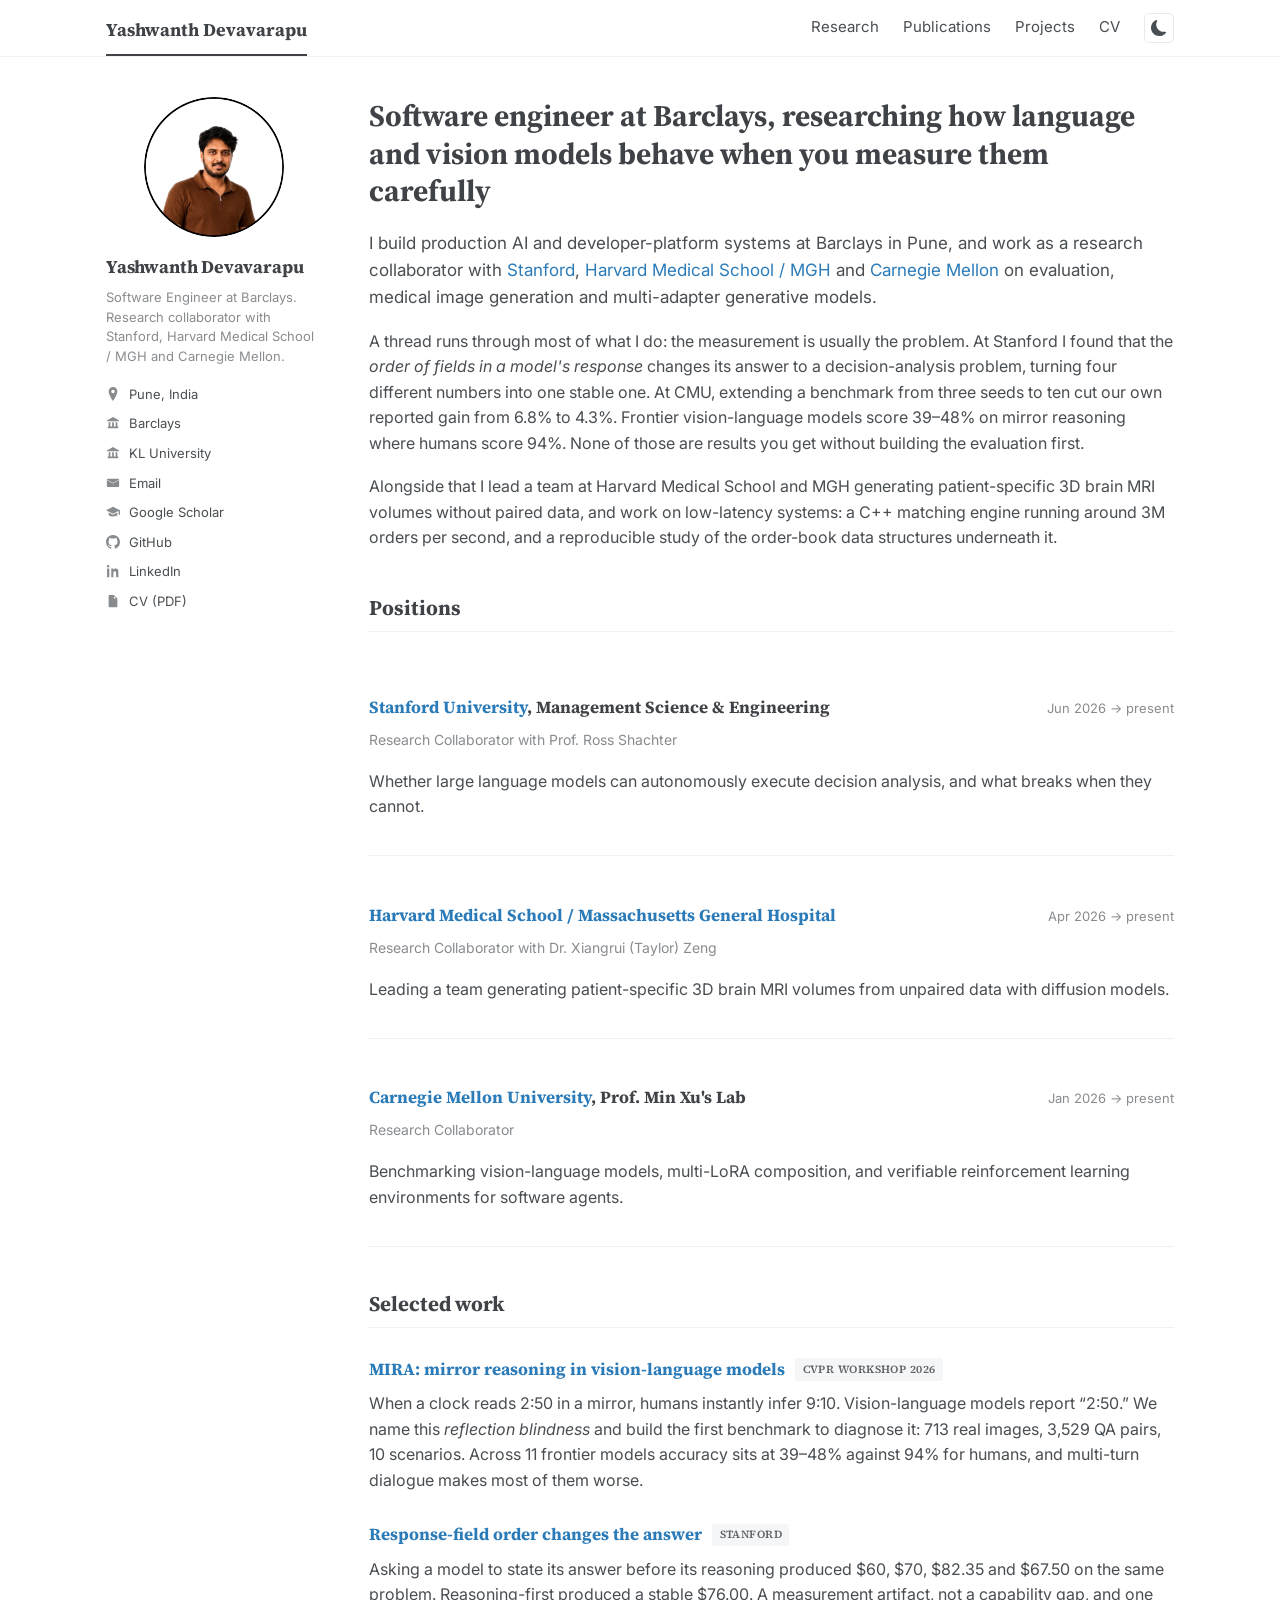
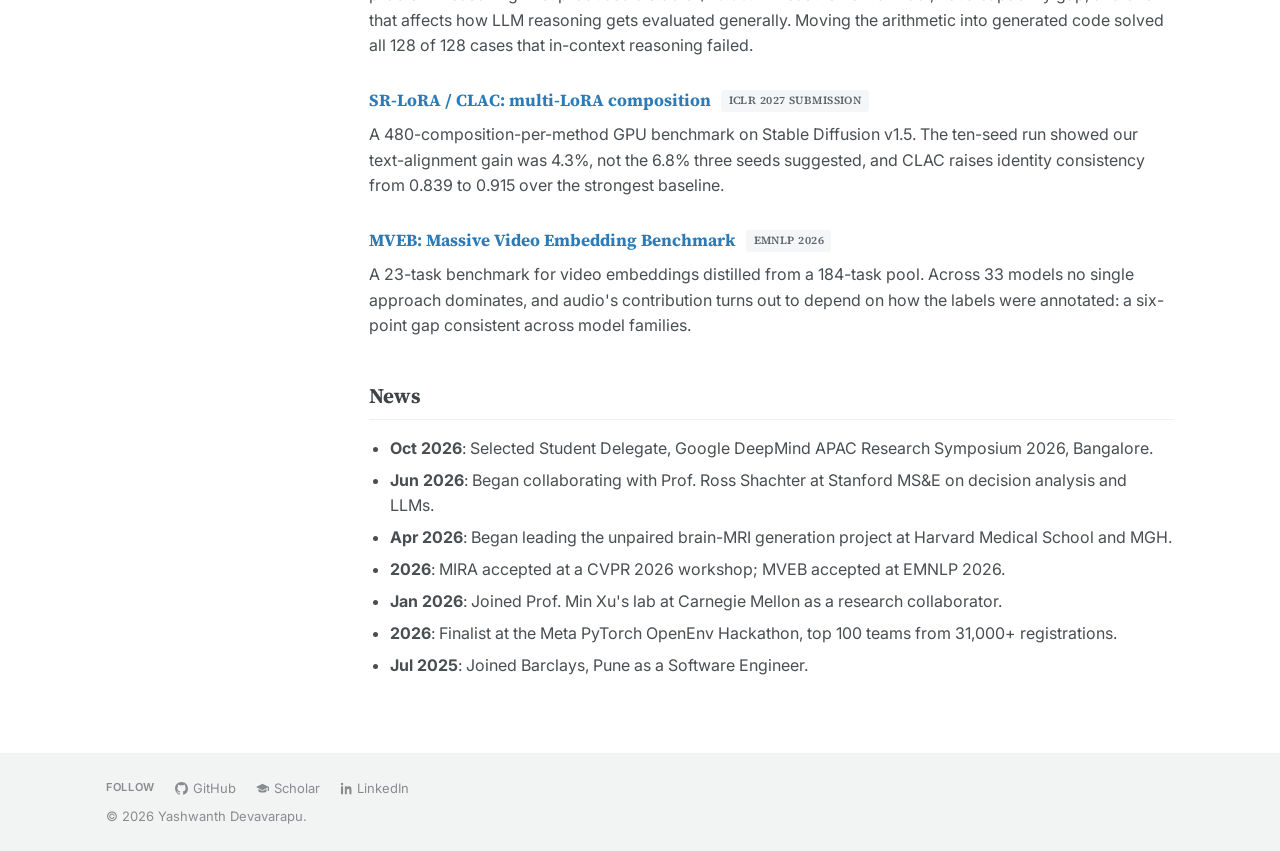
<file: src/index.html>
<!DOCTYPE html>
<html lang="en">
<head>
<meta charset="utf-8">
<meta name="viewport" content="width=device-width, initial-scale=1">
<title>Yashwanth Devavarapu</title>
<meta name="description" content="Software Engineer at Barclays and research collaborator with Stanford, Harvard Medical School/MGH and Carnegie Mellon, working on model evaluation, medical image generation and generative models.">
<meta name="author" content="Yashwanth Devavarapu">
<meta property="og:title" content="Yashwanth Devavarapu">
<meta property="og:description" content="Software Engineer at Barclays and research collaborator with Stanford, Harvard Medical School/MGH and Carnegie Mellon, working on model evaluation, medical image generation and generative models.">
<meta property="og:type" content="website">
<meta property="og:image" content="assets/img/profile.jpeg">
<link rel="icon" href="assets/img/profile.jpeg">
<link rel="preconnect" href="https://fonts.googleapis.com">
<link rel="preconnect" href="https://fonts.gstatic.com" crossorigin>
<link rel="stylesheet" href="https://fonts.googleapis.com/css2?family=Inter:wght@400;500;600;700&amp;family=Source+Serif+4:opsz,wght@8..60,600;8..60,700&amp;display=swap">
<link rel="stylesheet" href="assets/css/style.css">
<script>
  try {
    var t = localStorage.getItem("yd-theme");
    if (t === "light" || t === "dark") document.documentElement.setAttribute("data-theme", t);
  } catch (e) {}
</script>
</head>
<body>
<a class="skip-link" href="#main">Skip to content</a>

<header class="masthead">
  <div class="wrap">
    <div class="masthead__inner">
      <a class="site-title" href="index.html">Yashwanth Devavarapu</a>
      <nav class="nav" aria-label="Main">
          <a href="research.html">Research</a>
          <a href="publications.html">Publications</a>
          <a href="projects.html">Projects</a>
          <a href="cv.html">CV</a>
        <button class="theme-toggle" type="button" aria-label="Toggle light and dark theme">
          <svg class="icon-moon" viewBox="0 0 16 16" aria-hidden="true" focusable="false"><path d="M6 .278a.77.77 0 0 1 .08.858 7.2 7.2 0 0 0-.878 3.46c0 4.021 3.278 7.277 7.318 7.277.527 0 1.04-.055 1.533-.16a.79.79 0 0 1 .81.316.73.73 0 0 1-.031.893A8.35 8.35 0 0 1 8.344 16C3.734 16 0 12.286 0 7.71 0 4.266 2.114 1.312 5.124.06A.75.75 0 0 1 6 .278z"/></svg>
          <svg class="icon-sun" viewBox="0 0 16 16" aria-hidden="true" focusable="false"><path d="M8 11a3 3 0 1 1 0-6 3 3 0 0 1 0 6zm0 1a4 4 0 1 0 0-8 4 4 0 0 0 0 8zM8 0a.5.5 0 0 1 .5.5v2a.5.5 0 0 1-1 0v-2A.5.5 0 0 1 8 0zm0 13a.5.5 0 0 1 .5.5v2a.5.5 0 0 1-1 0v-2A.5.5 0 0 1 8 13zm8-5a.5.5 0 0 1-.5.5h-2a.5.5 0 0 1 0-1h2a.5.5 0 0 1 .5.5zM3 8a.5.5 0 0 1-.5.5h-2a.5.5 0 0 1 0-1h2A.5.5 0 0 1 3 8zm10.657-5.657a.5.5 0 0 1 0 .707l-1.414 1.415a.5.5 0 1 1-.707-.708l1.414-1.414a.5.5 0 0 1 .707 0zm-9.193 9.193a.5.5 0 0 1 0 .707L3.05 13.657a.5.5 0 0 1-.707-.707l1.414-1.414a.5.5 0 0 1 .707 0zm9.193 2.121a.5.5 0 0 1-.707 0l-1.414-1.414a.5.5 0 0 1 .707-.707l1.414 1.414a.5.5 0 0 1 0 .707zM4.464 4.465a.5.5 0 0 1-.707 0L2.343 3.05a.5.5 0 1 1 .707-.707l1.414 1.414a.5.5 0 0 1 0 .708z"/></svg>
        </button>
      </nav>
    </div>
  </div>
</header>

<div class="wrap">
  <div class="layout">
      <aside class="sidebar">
        <img class="avatar" src="assets/img/profile.jpeg"
             alt="Yashwanth Devavarapu" width="140" height="140">
        <h2 class="author__name">Yashwanth Devavarapu</h2>
        <p class="author__bio">Software Engineer at Barclays. Research collaborator with
          Stanford, Harvard Medical School / MGH and Carnegie Mellon.</p>
        <ul class="author__meta">
          <li><svg viewBox="0 0 16 16" aria-hidden="true" focusable="false"><path d="M8 0a5 5 0 0 0-5 5c0 3.5 5 11 5 11s5-7.5 5-11a5 5 0 0 0-5-5zm0 7a2 2 0 1 1 0-4 2 2 0 0 1 0 4z"/></svg><span>Pune, India</span></li>
          <li><svg viewBox="0 0 16 16" aria-hidden="true" focusable="false"><path d="M8 1 1 5v1h14V5L8 1zM3 7v5H2v2h12v-2h-1V7h-2v5H9V7H7v5H5V7H3z"/></svg><span>Barclays</span></li>
          <li><svg viewBox="0 0 16 16" aria-hidden="true" focusable="false"><path d="M8 1 1 5v1h14V5L8 1zM3 7v5H2v2h12v-2h-1V7h-2v5H9V7H7v5H5V7H3z"/></svg><span>KL University</span></li>
          <li><svg viewBox="0 0 16 16" aria-hidden="true" focusable="false"><path d="M15 4.5v7a1 1 0 0 1-1 1H2a1 1 0 0 1-1-1v-7l7 4 7-4zM14 3H2a1 1 0 0 0-1 1l7 4 7-4a1 1 0 0 0-1-1z"/></svg><a href="mailto:yashwanthdevavarapu@gmail.com">Email</a></li>
          <li><svg viewBox="0 0 16 16" aria-hidden="true" focusable="false"><path d="M8 2 0 6l8 4 6.5-3.25V11h1.5V6L8 2zM3 8.5V11c0 1.1 2.24 2 5 2s5-.9 5-2V8.5l-5 2.5-5-2.5z"/></svg><a href="https://scholar.google.com/citations?hl=en&amp;user=mszLYGcAAAAJ" rel="noopener">Google Scholar</a></li>
          <li><svg viewBox="0 0 16 16" aria-hidden="true" focusable="false"><path d="M8 0C3.58 0 0 3.58 0 8c0 3.54 2.29 6.53 5.47 7.59.4.07.55-.17.55-.38 0-.19-.01-.82-.01-1.49-2.01.37-2.53-.49-2.69-.94-.09-.23-.48-.94-.82-1.13-.28-.15-.68-.52-.01-.53.63-.01 1.08.58 1.23.82.72 1.21 1.87.87 2.33.66.07-.52.28-.87.51-1.07-1.78-.2-3.64-.89-3.64-3.95 0-.87.31-1.59.82-2.15-.08-.2-.36-1.02.08-2.12 0 0 .67-.21 2.2.82.64-.18 1.32-.27 2-.27s1.36.09 2 .27c1.53-1.04 2.2-.82 2.2-.82.44 1.1.16 1.92.08 2.12.51.56.82 1.27.82 2.15 0 3.07-1.87 3.75-3.65 3.95.29.25.54.73.54 1.48 0 1.07-.01 1.93-.01 2.2 0 .21.15.46.55.38A8.012 8.012 0 0 0 16 8c0-4.42-3.58-8-8-8z"/></svg><a href="https://github.com/yaswanth169" rel="noopener">GitHub</a></li>
          <li><svg viewBox="0 0 16 16" aria-hidden="true" focusable="false"><path d="M2.5 1A1.5 1.5 0 1 0 2.5 4a1.5 1.5 0 0 0 0-3zM1.2 5.2h2.6V15H1.2V5.2zM6 5.2h2.5v1.3h.04c.35-.66 1.2-1.36 2.47-1.36 2.64 0 3.13 1.74 3.13 4V15h-2.6v-4.35c0-1.04-.02-2.37-1.45-2.37-1.45 0-1.67 1.13-1.67 2.3V15H6V5.2z"/></svg><a href="https://www.linkedin.com/in/yaswanth169/" rel="noopener">LinkedIn</a></li>
          <li><svg viewBox="0 0 16 16" aria-hidden="true" focusable="false"><path d="M9 1H4a1 1 0 0 0-1 1v12a1 1 0 0 0 1 1h8a1 1 0 0 0 1-1V5L9 1zm0 1.5L11.5 5H9V2.5z"/></svg><a href="files/Yashwanth_Devavarapu_CV.pdf">CV (PDF)</a></li>
        </ul>
      </aside>
    <main class="content" id="main">
<h1>Software engineer at Barclays, researching how language and vision models
behave when you measure them carefully</h1>

<p class="lead">I build production AI and developer-platform systems at Barclays in
Pune, and work as a research collaborator with
<a href="research.html#stanford">Stanford</a>,
<a href="research.html#harvard">Harvard Medical School / MGH</a> and
<a href="research.html#cmu">Carnegie Mellon</a> on evaluation, medical image
generation and multi-adapter generative models.</p>

<p>A thread runs through most of what I do: the measurement is usually the problem.
At Stanford I found that the <em>order of fields in a model's response</em> changes its
answer to a decision-analysis problem, turning four different numbers into one stable
one. At CMU, extending a benchmark from three seeds to ten cut our own reported gain from 6.8% to 4.3%. Frontier vision-language models score 39&ndash;48% on mirror
reasoning where humans score 94%. None of those are results you get without building
the evaluation first.</p>

<p>Alongside that I lead a team at Harvard Medical School and MGH generating
patient-specific 3D brain MRI volumes without paired data, and work on low-latency
systems: a C++ matching engine running around 3M orders per second, and a reproducible
study of the order-book data structures underneath it.</p>

<h2>Positions</h2>

<div class="entry">
  <div class="entry__head">
    <h3 class="entry__title"><a href="research.html#stanford">Stanford University</a>,
      Management Science &amp; Engineering</h3>
    <span class="entry__date">Jun 2026 &rarr; present</span>
  </div>
  <p class="entry__sub">Research Collaborator with Prof. Ross Shachter</p>
  <p>Whether large language models can autonomously execute decision analysis, and what
  breaks when they cannot.</p>
</div>

<div class="entry">
  <div class="entry__head">
    <h3 class="entry__title"><a href="research.html#harvard">Harvard Medical School /
      Massachusetts General Hospital</a></h3>
    <span class="entry__date">Apr 2026 &rarr; present</span>
  </div>
  <p class="entry__sub">Research Collaborator with Dr. Xiangrui (Taylor) Zeng</p>
  <p>Leading a team generating patient-specific 3D brain MRI volumes from unpaired data
  with diffusion models.</p>
</div>

<div class="entry">
  <div class="entry__head">
    <h3 class="entry__title"><a href="research.html#cmu">Carnegie Mellon University</a>,
      Prof. Min Xu's Lab</h3>
    <span class="entry__date">Jan 2026 &rarr; present</span>
  </div>
  <p class="entry__sub">Research Collaborator</p>
  <p>Benchmarking vision-language models, multi-LoRA composition, and verifiable
  reinforcement learning environments for software agents.</p>
</div>

<h2>Selected work</h2>

<h3><a href="publications.html#mira">MIRA: mirror reasoning in vision-language
  models</a> <span class="tag">CVPR Workshop 2026</span></h3>
<p>When a clock reads 2:50 in a mirror, humans instantly infer 9:10. Vision-language
models report &ldquo;2:50.&rdquo; We name this <em>reflection blindness</em> and build
the first benchmark to diagnose it: 713 real images, 3,529 QA pairs, 10 scenarios.
Across 11 frontier models accuracy sits at 39&ndash;48% against 94% for humans, and
multi-turn dialogue makes most of them worse.</p>

<h3><a href="research.html#stanford">Response-field order changes the answer</a>
  <span class="tag">Stanford</span></h3>
<p>Asking a model to state its answer before its reasoning produced $60, $70, $82.35 and
$67.50 on the same problem. Reasoning-first produced a stable $76.00. A measurement
artifact, not a capability gap, and one that affects how LLM reasoning gets evaluated
generally. Moving the arithmetic into generated code solved all 128 of 128 cases that
in-context reasoning failed.</p>

<h3><a href="publications.html#srlora">SR-LoRA / CLAC: multi-LoRA composition</a>
  <span class="tag">ICLR 2027 submission</span></h3>
<p>A 480-composition-per-method GPU benchmark on Stable Diffusion v1.5. The ten-seed run
showed our text-alignment gain was 4.3%, not the 6.8% three seeds suggested, and
CLAC raises identity consistency from 0.839 to 0.915 over the strongest baseline.</p>

<h3><a href="publications.html#mveb">MVEB: Massive Video Embedding Benchmark</a>
  <span class="tag">EMNLP 2026</span></h3>
<p>A 23-task benchmark for video embeddings distilled from a 184-task pool. Across 33
models no single approach dominates, and audio's contribution turns out to depend on how
the labels were annotated: a six-point gap consistent across model families.</p>

<h2>News</h2>

<ul>
  <li><strong>Oct 2026</strong>: Selected Student Delegate, Google DeepMind APAC Research
    Symposium 2026, Bangalore.</li>
  <li><strong>Jun 2026</strong>: Began collaborating with Prof. Ross Shachter at Stanford
    MS&amp;E on decision analysis and LLMs.</li>
  <li><strong>Apr 2026</strong>: Began leading the unpaired brain-MRI generation project
    at Harvard Medical School and MGH.</li>
  <li><strong>2026</strong>: MIRA accepted at a CVPR 2026 workshop; MVEB accepted at
    EMNLP 2026.</li>
  <li><strong>Jan 2026</strong>: Joined Prof. Min Xu's lab at Carnegie Mellon as a
    research collaborator.</li>
  <li><strong>2026</strong>: Finalist at the Meta PyTorch OpenEnv Hackathon, top 100
    teams from 31,000+ registrations.</li>
  <li><strong>Jul 2025</strong>: Joined Barclays, Pune as a Software Engineer.</li>
</ul>
    </main>
  </div>
</div>

<footer class="footer">
  <div class="wrap">
    <div class="footer__follow">
      <span class="footer__label">Follow</span>
      <a href="https://github.com/yaswanth169" rel="noopener"><svg viewBox="0 0 16 16" aria-hidden="true" focusable="false"><path d="M8 0C3.58 0 0 3.58 0 8c0 3.54 2.29 6.53 5.47 7.59.4.07.55-.17.55-.38 0-.19-.01-.82-.01-1.49-2.01.37-2.53-.49-2.69-.94-.09-.23-.48-.94-.82-1.13-.28-.15-.68-.52-.01-.53.63-.01 1.08.58 1.23.82.72 1.21 1.87.87 2.33.66.07-.52.28-.87.51-1.07-1.78-.2-3.64-.89-3.64-3.95 0-.87.31-1.59.82-2.15-.08-.2-.36-1.02.08-2.12 0 0 .67-.21 2.2.82.64-.18 1.32-.27 2-.27s1.36.09 2 .27c1.53-1.04 2.2-.82 2.2-.82.44 1.1.16 1.92.08 2.12.51.56.82 1.27.82 2.15 0 3.07-1.87 3.75-3.65 3.95.29.25.54.73.54 1.48 0 1.07-.01 1.93-.01 2.2 0 .21.15.46.55.38A8.012 8.012 0 0 0 16 8c0-4.42-3.58-8-8-8z"/></svg>GitHub</a>
      <a href="https://scholar.google.com/citations?hl=en&amp;user=mszLYGcAAAAJ" rel="noopener"><svg viewBox="0 0 16 16" aria-hidden="true" focusable="false"><path d="M8 2 0 6l8 4 6.5-3.25V11h1.5V6L8 2zM3 8.5V11c0 1.1 2.24 2 5 2s5-.9 5-2V8.5l-5 2.5-5-2.5z"/></svg>Scholar</a>
      <a href="https://www.linkedin.com/in/yaswanth169/" rel="noopener"><svg viewBox="0 0 16 16" aria-hidden="true" focusable="false"><path d="M2.5 1A1.5 1.5 0 1 0 2.5 4a1.5 1.5 0 0 0 0-3zM1.2 5.2h2.6V15H1.2V5.2zM6 5.2h2.5v1.3h.04c.35-.66 1.2-1.36 2.47-1.36 2.64 0 3.13 1.74 3.13 4V15h-2.6v-4.35c0-1.04-.02-2.37-1.45-2.37-1.45 0-1.67 1.13-1.67 2.3V15H6V5.2z"/></svg>LinkedIn</a>
    </div>
    <div>&copy; 2026 Yashwanth Devavarapu.</div>
  </div>
</footer>

<script src="assets/js/theme.js"></script>
</body>
</html>
</file>
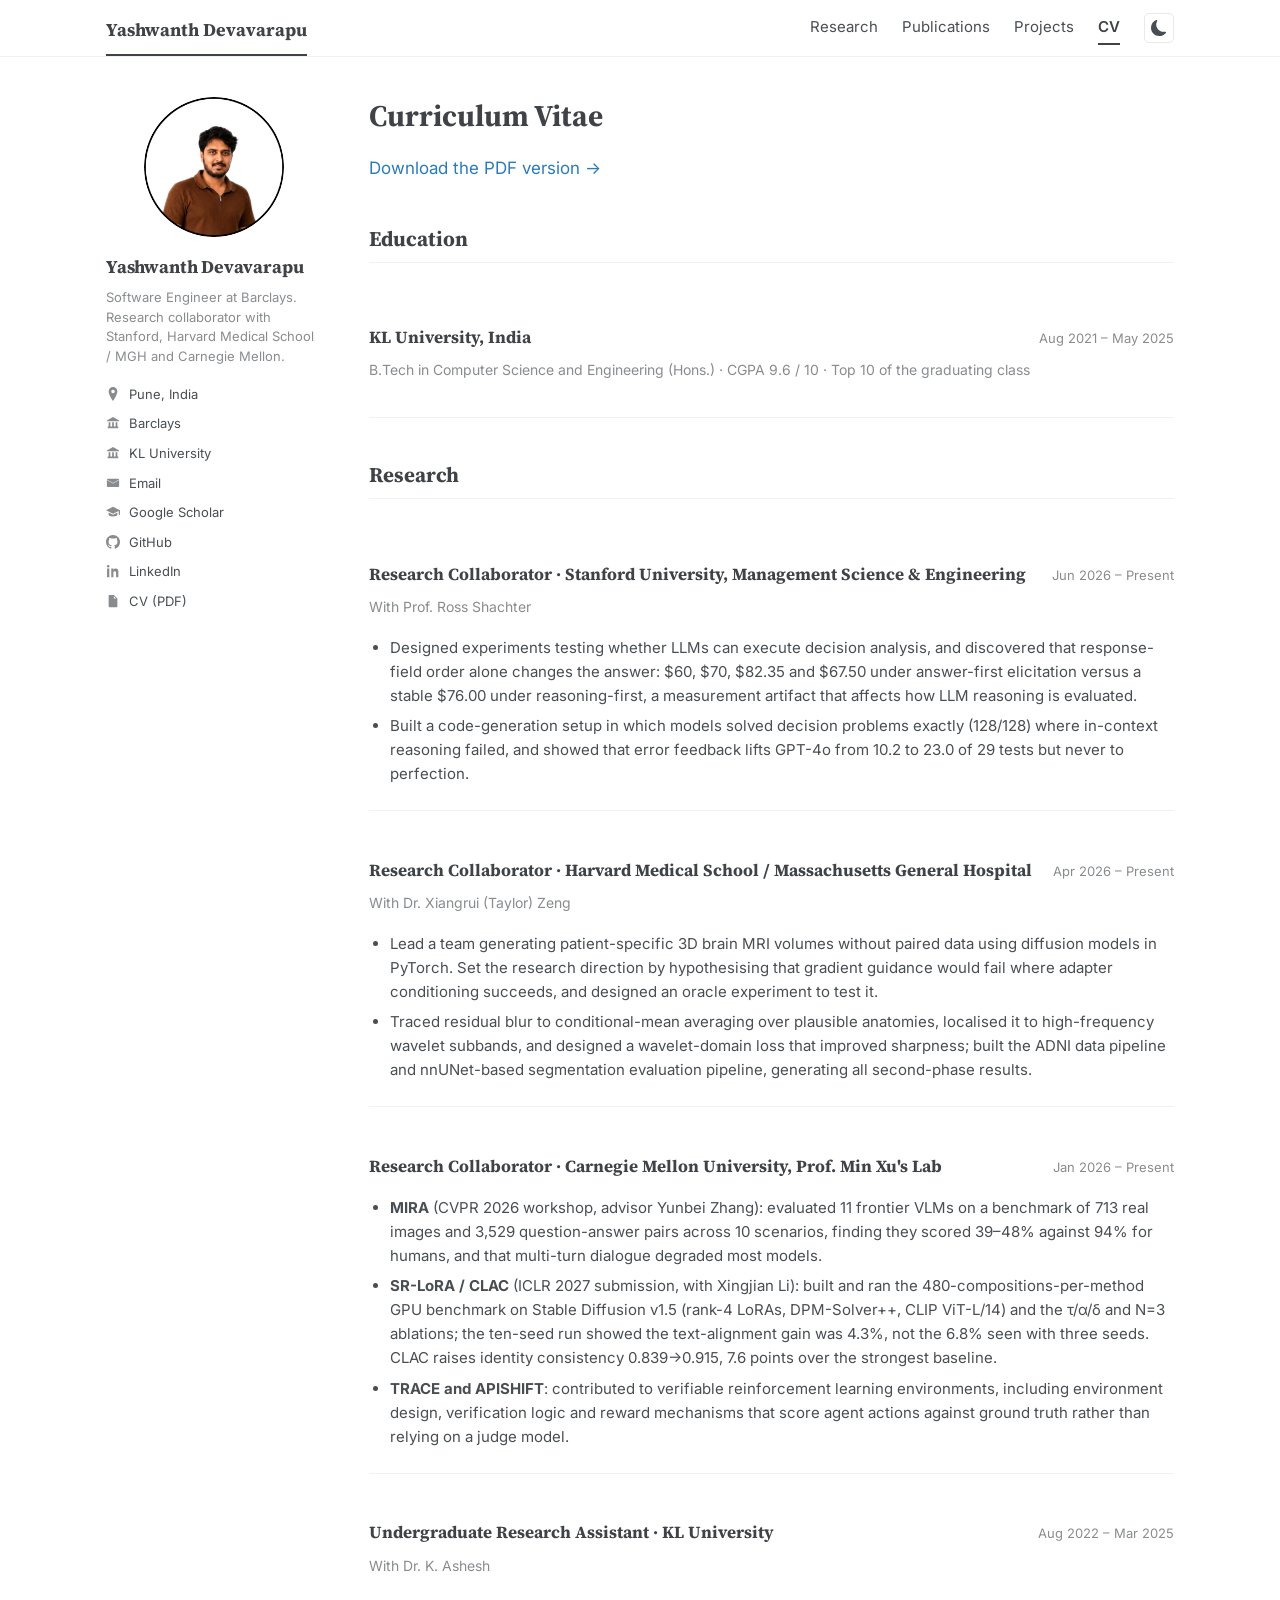
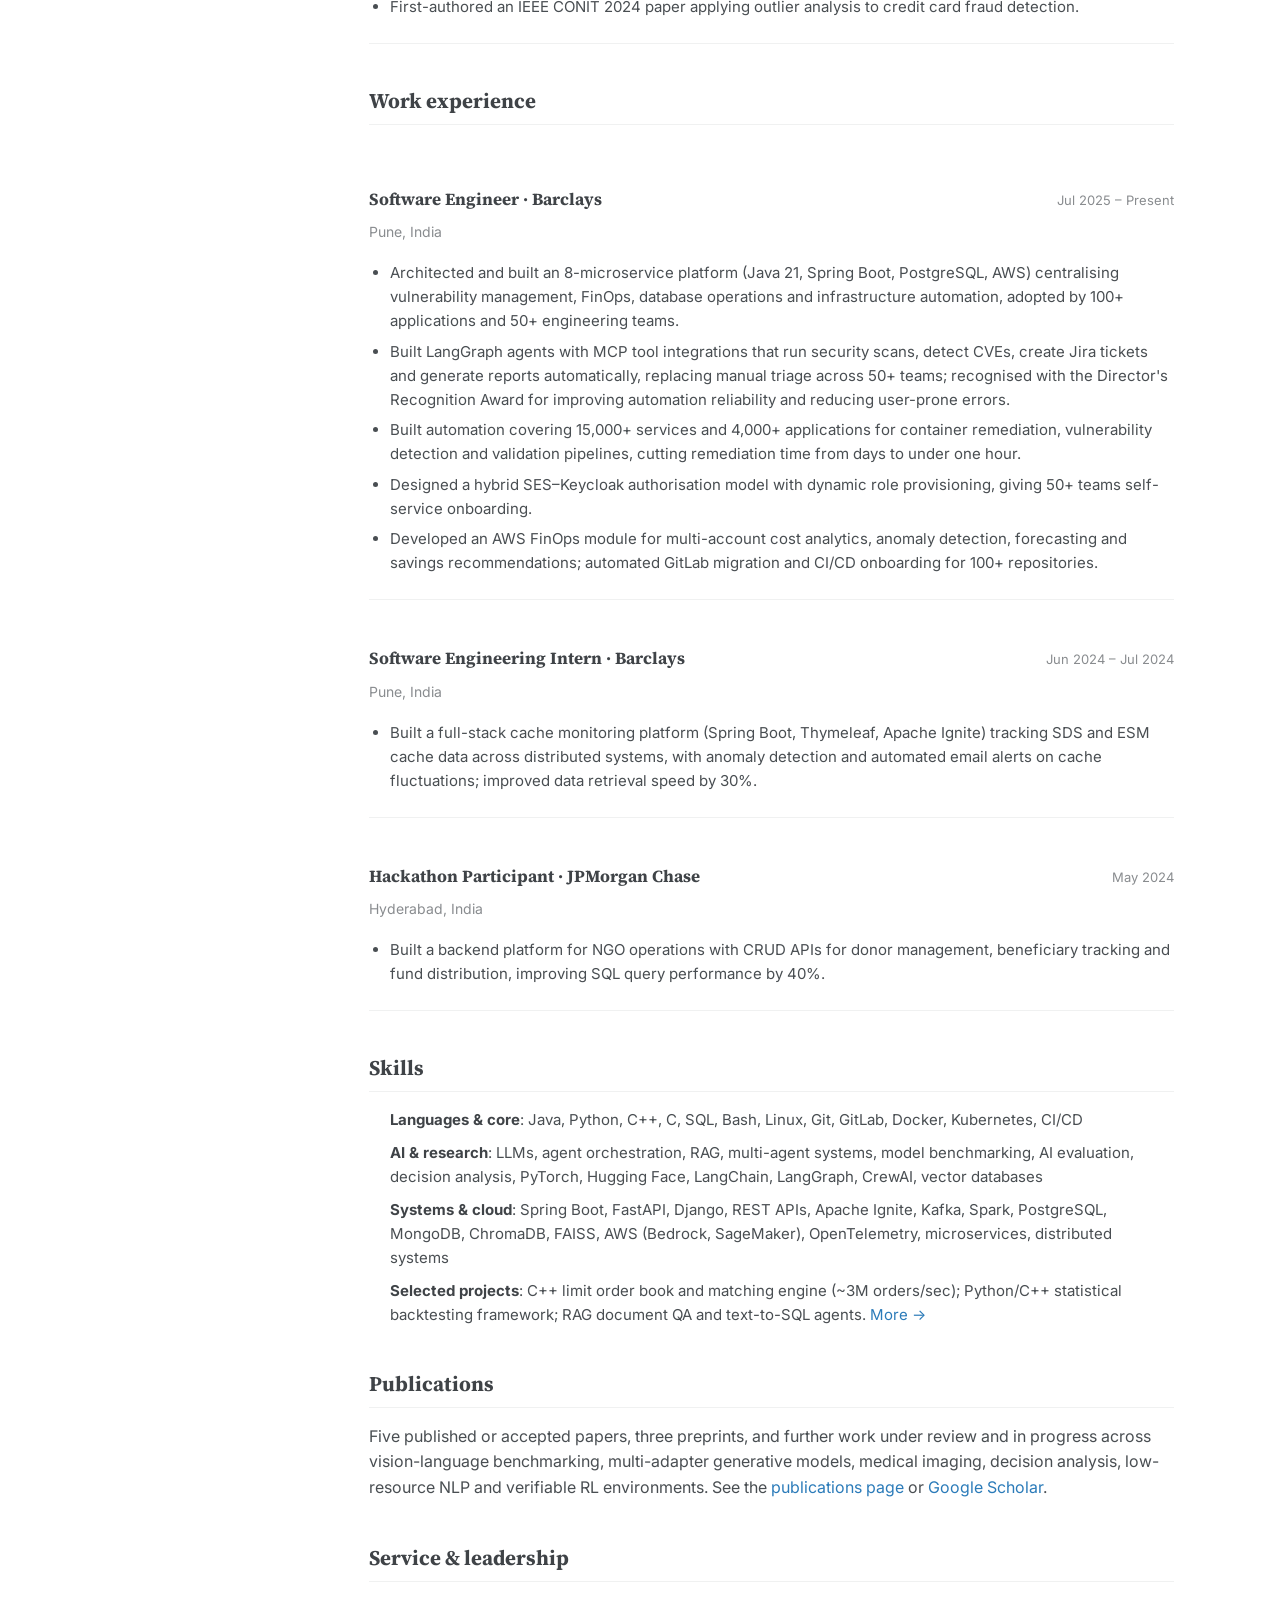
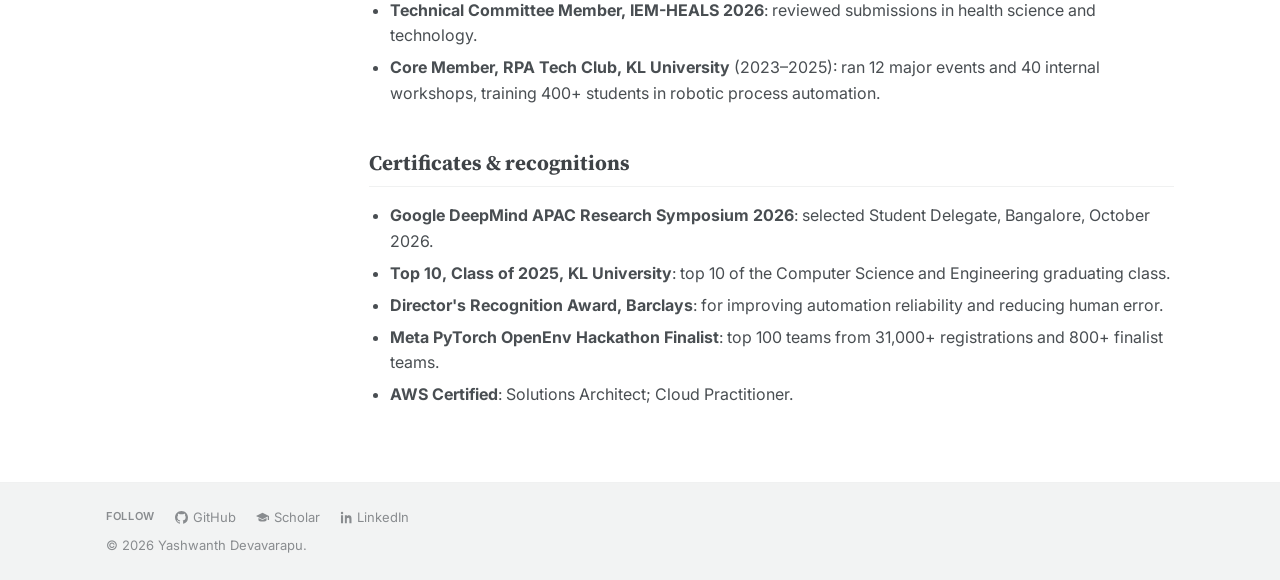
<file: src/cv.html>
<!DOCTYPE html>
<html lang="en">
<head>
<meta charset="utf-8">
<meta name="viewport" content="width=device-width, initial-scale=1">
<title>CV &middot; Yashwanth Devavarapu</title>
<meta name="description" content="Curriculum vitae of Yashwanth Devavarapu: research at Stanford, Harvard Medical School/MGH and Carnegie Mellon, engineering at Barclays, skills, service and recognitions.">
<meta name="author" content="Yashwanth Devavarapu">
<meta property="og:title" content="CV">
<meta property="og:description" content="Curriculum vitae of Yashwanth Devavarapu: research at Stanford, Harvard Medical School/MGH and Carnegie Mellon, engineering at Barclays, skills, service and recognitions.">
<meta property="og:type" content="website">
<meta property="og:image" content="assets/img/profile.jpeg">
<link rel="icon" href="assets/img/profile.jpeg">
<link rel="preconnect" href="https://fonts.googleapis.com">
<link rel="preconnect" href="https://fonts.gstatic.com" crossorigin>
<link rel="stylesheet" href="https://fonts.googleapis.com/css2?family=Inter:wght@400;500;600;700&amp;family=Source+Serif+4:opsz,wght@8..60,600;8..60,700&amp;display=swap">
<link rel="stylesheet" href="assets/css/style.css">
<script>
  try {
    var t = localStorage.getItem("yd-theme");
    if (t === "light" || t === "dark") document.documentElement.setAttribute("data-theme", t);
  } catch (e) {}
</script>
</head>
<body>
<a class="skip-link" href="#main">Skip to content</a>

<header class="masthead">
  <div class="wrap">
    <div class="masthead__inner">
      <a class="site-title" href="index.html">Yashwanth Devavarapu</a>
      <nav class="nav" aria-label="Main">
          <a href="research.html">Research</a>
          <a href="publications.html">Publications</a>
          <a href="projects.html">Projects</a>
          <a href="cv.html" aria-current="page">CV</a>
        <button class="theme-toggle" type="button" aria-label="Toggle light and dark theme">
          <svg class="icon-moon" viewBox="0 0 16 16" aria-hidden="true" focusable="false"><path d="M6 .278a.77.77 0 0 1 .08.858 7.2 7.2 0 0 0-.878 3.46c0 4.021 3.278 7.277 7.318 7.277.527 0 1.04-.055 1.533-.16a.79.79 0 0 1 .81.316.73.73 0 0 1-.031.893A8.35 8.35 0 0 1 8.344 16C3.734 16 0 12.286 0 7.71 0 4.266 2.114 1.312 5.124.06A.75.75 0 0 1 6 .278z"/></svg>
          <svg class="icon-sun" viewBox="0 0 16 16" aria-hidden="true" focusable="false"><path d="M8 11a3 3 0 1 1 0-6 3 3 0 0 1 0 6zm0 1a4 4 0 1 0 0-8 4 4 0 0 0 0 8zM8 0a.5.5 0 0 1 .5.5v2a.5.5 0 0 1-1 0v-2A.5.5 0 0 1 8 0zm0 13a.5.5 0 0 1 .5.5v2a.5.5 0 0 1-1 0v-2A.5.5 0 0 1 8 13zm8-5a.5.5 0 0 1-.5.5h-2a.5.5 0 0 1 0-1h2a.5.5 0 0 1 .5.5zM3 8a.5.5 0 0 1-.5.5h-2a.5.5 0 0 1 0-1h2A.5.5 0 0 1 3 8zm10.657-5.657a.5.5 0 0 1 0 .707l-1.414 1.415a.5.5 0 1 1-.707-.708l1.414-1.414a.5.5 0 0 1 .707 0zm-9.193 9.193a.5.5 0 0 1 0 .707L3.05 13.657a.5.5 0 0 1-.707-.707l1.414-1.414a.5.5 0 0 1 .707 0zm9.193 2.121a.5.5 0 0 1-.707 0l-1.414-1.414a.5.5 0 0 1 .707-.707l1.414 1.414a.5.5 0 0 1 0 .707zM4.464 4.465a.5.5 0 0 1-.707 0L2.343 3.05a.5.5 0 1 1 .707-.707l1.414 1.414a.5.5 0 0 1 0 .708z"/></svg>
        </button>
      </nav>
    </div>
  </div>
</header>

<div class="wrap">
  <div class="layout">
      <aside class="sidebar">
        <img class="avatar" src="assets/img/profile.jpeg"
             alt="Yashwanth Devavarapu" width="140" height="140">
        <h2 class="author__name">Yashwanth Devavarapu</h2>
        <p class="author__bio">Software Engineer at Barclays. Research collaborator with
          Stanford, Harvard Medical School / MGH and Carnegie Mellon.</p>
        <ul class="author__meta">
          <li><svg viewBox="0 0 16 16" aria-hidden="true" focusable="false"><path d="M8 0a5 5 0 0 0-5 5c0 3.5 5 11 5 11s5-7.5 5-11a5 5 0 0 0-5-5zm0 7a2 2 0 1 1 0-4 2 2 0 0 1 0 4z"/></svg><span>Pune, India</span></li>
          <li><svg viewBox="0 0 16 16" aria-hidden="true" focusable="false"><path d="M8 1 1 5v1h14V5L8 1zM3 7v5H2v2h12v-2h-1V7h-2v5H9V7H7v5H5V7H3z"/></svg><span>Barclays</span></li>
          <li><svg viewBox="0 0 16 16" aria-hidden="true" focusable="false"><path d="M8 1 1 5v1h14V5L8 1zM3 7v5H2v2h12v-2h-1V7h-2v5H9V7H7v5H5V7H3z"/></svg><span>KL University</span></li>
          <li><svg viewBox="0 0 16 16" aria-hidden="true" focusable="false"><path d="M15 4.5v7a1 1 0 0 1-1 1H2a1 1 0 0 1-1-1v-7l7 4 7-4zM14 3H2a1 1 0 0 0-1 1l7 4 7-4a1 1 0 0 0-1-1z"/></svg><a href="mailto:yashwanthdevavarapu@gmail.com">Email</a></li>
          <li><svg viewBox="0 0 16 16" aria-hidden="true" focusable="false"><path d="M8 2 0 6l8 4 6.5-3.25V11h1.5V6L8 2zM3 8.5V11c0 1.1 2.24 2 5 2s5-.9 5-2V8.5l-5 2.5-5-2.5z"/></svg><a href="https://scholar.google.com/citations?hl=en&amp;user=mszLYGcAAAAJ" rel="noopener">Google Scholar</a></li>
          <li><svg viewBox="0 0 16 16" aria-hidden="true" focusable="false"><path d="M8 0C3.58 0 0 3.58 0 8c0 3.54 2.29 6.53 5.47 7.59.4.07.55-.17.55-.38 0-.19-.01-.82-.01-1.49-2.01.37-2.53-.49-2.69-.94-.09-.23-.48-.94-.82-1.13-.28-.15-.68-.52-.01-.53.63-.01 1.08.58 1.23.82.72 1.21 1.87.87 2.33.66.07-.52.28-.87.51-1.07-1.78-.2-3.64-.89-3.64-3.95 0-.87.31-1.59.82-2.15-.08-.2-.36-1.02.08-2.12 0 0 .67-.21 2.2.82.64-.18 1.32-.27 2-.27s1.36.09 2 .27c1.53-1.04 2.2-.82 2.2-.82.44 1.1.16 1.92.08 2.12.51.56.82 1.27.82 2.15 0 3.07-1.87 3.75-3.65 3.95.29.25.54.73.54 1.48 0 1.07-.01 1.93-.01 2.2 0 .21.15.46.55.38A8.012 8.012 0 0 0 16 8c0-4.42-3.58-8-8-8z"/></svg><a href="https://github.com/yaswanth169" rel="noopener">GitHub</a></li>
          <li><svg viewBox="0 0 16 16" aria-hidden="true" focusable="false"><path d="M2.5 1A1.5 1.5 0 1 0 2.5 4a1.5 1.5 0 0 0 0-3zM1.2 5.2h2.6V15H1.2V5.2zM6 5.2h2.5v1.3h.04c.35-.66 1.2-1.36 2.47-1.36 2.64 0 3.13 1.74 3.13 4V15h-2.6v-4.35c0-1.04-.02-2.37-1.45-2.37-1.45 0-1.67 1.13-1.67 2.3V15H6V5.2z"/></svg><a href="https://www.linkedin.com/in/yaswanth169/" rel="noopener">LinkedIn</a></li>
          <li><svg viewBox="0 0 16 16" aria-hidden="true" focusable="false"><path d="M9 1H4a1 1 0 0 0-1 1v12a1 1 0 0 0 1 1h8a1 1 0 0 0 1-1V5L9 1zm0 1.5L11.5 5H9V2.5z"/></svg><a href="files/Yashwanth_Devavarapu_CV.pdf">CV (PDF)</a></li>
        </ul>
      </aside>
    <main class="content" id="main">
<h1>Curriculum Vitae</h1>

<p class="lead"><a href="files/Yashwanth_Devavarapu_CV.pdf">Download the PDF version
&rarr;</a></p>

<h2>Education</h2>

<div class="entry">
  <div class="entry__head">
    <h3 class="entry__title">KL University, India</h3>
    <span class="entry__date">Aug 2021 &ndash; May 2025</span>
  </div>
  <p class="entry__sub">B.Tech in Computer Science and Engineering (Hons.) &middot;
  CGPA 9.6 / 10 &middot; Top 10 of the graduating class</p>
</div>

<h2>Research</h2>

<div class="entry">
  <div class="entry__head">
    <h3 class="entry__title">Research Collaborator &middot; Stanford University,
      Management Science &amp; Engineering</h3>
    <span class="entry__date">Jun 2026 &ndash; Present</span>
  </div>
  <p class="entry__sub">With Prof. Ross Shachter</p>
  <ul>
    <li>Designed experiments testing whether LLMs can execute decision analysis, and
      discovered that response-field order alone changes the answer: $60, $70, $82.35 and
      $67.50 under answer-first elicitation versus a stable $76.00 under reasoning-first,
      a measurement artifact that affects how LLM reasoning is evaluated.</li>
    <li>Built a code-generation setup in which models solved decision problems exactly
      (128/128) where in-context reasoning failed, and showed that error feedback lifts
      GPT-4o from 10.2 to 23.0 of 29 tests but never to perfection.</li>
  </ul>
</div>

<div class="entry">
  <div class="entry__head">
    <h3 class="entry__title">Research Collaborator &middot; Harvard Medical School /
      Massachusetts General Hospital</h3>
    <span class="entry__date">Apr 2026 &ndash; Present</span>
  </div>
  <p class="entry__sub">With Dr. Xiangrui (Taylor) Zeng</p>
  <ul>
    <li>Lead a team generating patient-specific 3D brain MRI volumes without paired data
      using diffusion models in PyTorch. Set the research direction by hypothesising that
      gradient guidance would fail where adapter conditioning succeeds, and designed an
      oracle experiment to test it.</li>
    <li>Traced residual blur to conditional-mean averaging over plausible anatomies,
      localised it to high-frequency wavelet subbands, and designed a wavelet-domain loss
      that improved sharpness; built the ADNI data pipeline and nnUNet-based segmentation
      evaluation pipeline, generating all second-phase results.</li>
  </ul>
</div>

<div class="entry">
  <div class="entry__head">
    <h3 class="entry__title">Research Collaborator &middot; Carnegie Mellon University,
      Prof. Min Xu's Lab</h3>
    <span class="entry__date">Jan 2026 &ndash; Present</span>
  </div>
  <ul>
    <li><strong>MIRA</strong> (CVPR 2026 workshop, advisor Yunbei Zhang): evaluated 11
      frontier VLMs on a benchmark of 713 real images and 3,529 question-answer pairs
      across 10 scenarios, finding they scored 39&ndash;48% against 94% for humans, and
      that multi-turn dialogue degraded most models.</li>
    <li><strong>SR-LoRA / CLAC</strong> (ICLR 2027 submission, with Xingjian Li): built
      and ran the 480-compositions-per-method GPU benchmark on Stable Diffusion v1.5
      (rank-4 LoRAs, DPM-Solver++, CLIP ViT-L/14) and the &tau;/&alpha;/&delta; and N=3
      ablations; the ten-seed run showed the text-alignment gain was 4.3%, not the 6.8%
      seen with three seeds. CLAC raises identity consistency 0.839&rarr;0.915, 7.6
      points over the strongest baseline.</li>
    <li><strong>TRACE and APISHIFT</strong>: contributed to verifiable reinforcement
      learning environments, including environment design, verification logic and reward
      mechanisms that score agent actions against ground truth rather than relying on a
      judge model.</li>
  </ul>
</div>

<div class="entry">
  <div class="entry__head">
    <h3 class="entry__title">Undergraduate Research Assistant &middot; KL University</h3>
    <span class="entry__date">Aug 2022 &ndash; Mar 2025</span>
  </div>
  <p class="entry__sub">With Dr. K. Ashesh</p>
  <ul>
    <li>First-authored an IEEE CONIT 2024 paper applying outlier analysis to credit card
      fraud detection.</li>
  </ul>
</div>

<h2>Work experience</h2>

<div class="entry">
  <div class="entry__head">
    <h3 class="entry__title">Software Engineer &middot; Barclays</h3>
    <span class="entry__date">Jul 2025 &ndash; Present</span>
  </div>
  <p class="entry__sub">Pune, India</p>
  <ul>
    <li>Architected and built an 8-microservice platform (Java 21, Spring Boot,
      PostgreSQL, AWS) centralising vulnerability management, FinOps, database operations
      and infrastructure automation, adopted by 100+ applications and 50+ engineering
      teams.</li>
    <li>Built LangGraph agents with MCP tool integrations that run security scans, detect
      CVEs, create Jira tickets and generate reports automatically, replacing manual
      triage across 50+ teams; recognised with the Director's Recognition Award for
      improving automation reliability and reducing user-prone errors.</li>
    <li>Built automation covering 15,000+ services and 4,000+ applications for container
      remediation, vulnerability detection and validation pipelines, cutting remediation
      time from days to under one hour.</li>
    <li>Designed a hybrid SES&ndash;Keycloak authorisation model with dynamic role
      provisioning, giving 50+ teams self-service onboarding.</li>
    <li>Developed an AWS FinOps module for multi-account cost analytics, anomaly
      detection, forecasting and savings recommendations; automated GitLab migration and
      CI/CD onboarding for 100+ repositories.</li>
  </ul>
</div>

<div class="entry">
  <div class="entry__head">
    <h3 class="entry__title">Software Engineering Intern &middot; Barclays</h3>
    <span class="entry__date">Jun 2024 &ndash; Jul 2024</span>
  </div>
  <p class="entry__sub">Pune, India</p>
  <ul>
    <li>Built a full-stack cache monitoring platform (Spring Boot, Thymeleaf, Apache
      Ignite) tracking SDS and ESM cache data across distributed systems, with anomaly
      detection and automated email alerts on cache fluctuations; improved data retrieval
      speed by 30%.</li>
  </ul>
</div>

<div class="entry">
  <div class="entry__head">
    <h3 class="entry__title">Hackathon Participant &middot; JPMorgan Chase</h3>
    <span class="entry__date">May 2024</span>
  </div>
  <p class="entry__sub">Hyderabad, India</p>
  <ul>
    <li>Built a backend platform for NGO operations with CRUD APIs for donor management,
      beneficiary tracking and fund distribution, improving SQL query performance by
      40%.</li>
  </ul>
</div>

<h2>Skills</h2>

<ul class="skills">
  <li><strong>Languages &amp; core</strong>: Java, Python, C++, C, SQL, Bash, Linux, Git,
    GitLab, Docker, Kubernetes, CI/CD</li>
  <li><strong>AI &amp; research</strong>: LLMs, agent orchestration, RAG, multi-agent
    systems, model benchmarking, AI evaluation, decision analysis, PyTorch, Hugging Face,
    LangChain, LangGraph, CrewAI, vector databases</li>
  <li><strong>Systems &amp; cloud</strong>: Spring Boot, FastAPI, Django, REST APIs,
    Apache Ignite, Kafka, Spark, PostgreSQL, MongoDB, ChromaDB, FAISS, AWS (Bedrock,
    SageMaker), OpenTelemetry, microservices, distributed systems</li>
  <li><strong>Selected projects</strong>: C++ limit order book and matching engine
    (~3M orders/sec); Python/C++ statistical backtesting framework; RAG document QA and
    text-to-SQL agents. <a href="projects.html">More &rarr;</a></li>
</ul>

<h2>Publications</h2>

<p>Five published or accepted papers, three preprints, and further work under review and
in progress across vision-language benchmarking, multi-adapter generative models, medical
imaging, decision analysis, low-resource NLP and verifiable RL environments. See the
<a href="publications.html">publications page</a> or
<a href="https://scholar.google.com/citations?hl=en&amp;user=mszLYGcAAAAJ" rel="noopener">Google
Scholar</a>.</p>

<h2>Service &amp; leadership</h2>

<ul>
  <li><strong>Technical Committee Member, IEM-HEALS 2026</strong>: reviewed submissions
    in health science and technology.</li>
  <li><strong>Core Member, RPA Tech Club, KL University</strong> (2023&ndash;2025): ran
    12 major events and 40 internal workshops, training 400+ students in robotic process
    automation.</li>
</ul>

<h2>Certificates &amp; recognitions</h2>

<ul>
  <li><strong>Google DeepMind APAC Research Symposium 2026</strong>: selected Student
    Delegate, Bangalore, October 2026.</li>
  <li><strong>Top 10, Class of 2025, KL University</strong>: top 10 of the Computer
    Science and Engineering graduating class.</li>
  <li><strong>Director's Recognition Award, Barclays</strong>: for improving automation
    reliability and reducing human error.</li>
  <li><strong>Meta PyTorch OpenEnv Hackathon Finalist</strong>: top 100 teams from
    31,000+ registrations and 800+ finalist teams.</li>
  <li><strong>AWS Certified</strong>: Solutions Architect; Cloud Practitioner.</li>
</ul>
    </main>
  </div>
</div>

<footer class="footer">
  <div class="wrap">
    <div class="footer__follow">
      <span class="footer__label">Follow</span>
      <a href="https://github.com/yaswanth169" rel="noopener"><svg viewBox="0 0 16 16" aria-hidden="true" focusable="false"><path d="M8 0C3.58 0 0 3.58 0 8c0 3.54 2.29 6.53 5.47 7.59.4.07.55-.17.55-.38 0-.19-.01-.82-.01-1.49-2.01.37-2.53-.49-2.69-.94-.09-.23-.48-.94-.82-1.13-.28-.15-.68-.52-.01-.53.63-.01 1.08.58 1.23.82.72 1.21 1.87.87 2.33.66.07-.52.28-.87.51-1.07-1.78-.2-3.64-.89-3.64-3.95 0-.87.31-1.59.82-2.15-.08-.2-.36-1.02.08-2.12 0 0 .67-.21 2.2.82.64-.18 1.32-.27 2-.27s1.36.09 2 .27c1.53-1.04 2.2-.82 2.2-.82.44 1.1.16 1.92.08 2.12.51.56.82 1.27.82 2.15 0 3.07-1.87 3.75-3.65 3.95.29.25.54.73.54 1.48 0 1.07-.01 1.93-.01 2.2 0 .21.15.46.55.38A8.012 8.012 0 0 0 16 8c0-4.42-3.58-8-8-8z"/></svg>GitHub</a>
      <a href="https://scholar.google.com/citations?hl=en&amp;user=mszLYGcAAAAJ" rel="noopener"><svg viewBox="0 0 16 16" aria-hidden="true" focusable="false"><path d="M8 2 0 6l8 4 6.5-3.25V11h1.5V6L8 2zM3 8.5V11c0 1.1 2.24 2 5 2s5-.9 5-2V8.5l-5 2.5-5-2.5z"/></svg>Scholar</a>
      <a href="https://www.linkedin.com/in/yaswanth169/" rel="noopener"><svg viewBox="0 0 16 16" aria-hidden="true" focusable="false"><path d="M2.5 1A1.5 1.5 0 1 0 2.5 4a1.5 1.5 0 0 0 0-3zM1.2 5.2h2.6V15H1.2V5.2zM6 5.2h2.5v1.3h.04c.35-.66 1.2-1.36 2.47-1.36 2.64 0 3.13 1.74 3.13 4V15h-2.6v-4.35c0-1.04-.02-2.37-1.45-2.37-1.45 0-1.67 1.13-1.67 2.3V15H6V5.2z"/></svg>LinkedIn</a>
    </div>
    <div>&copy; 2026 Yashwanth Devavarapu.</div>
  </div>
</footer>

<script src="assets/js/theme.js"></script>
</body>
</html>
</file>
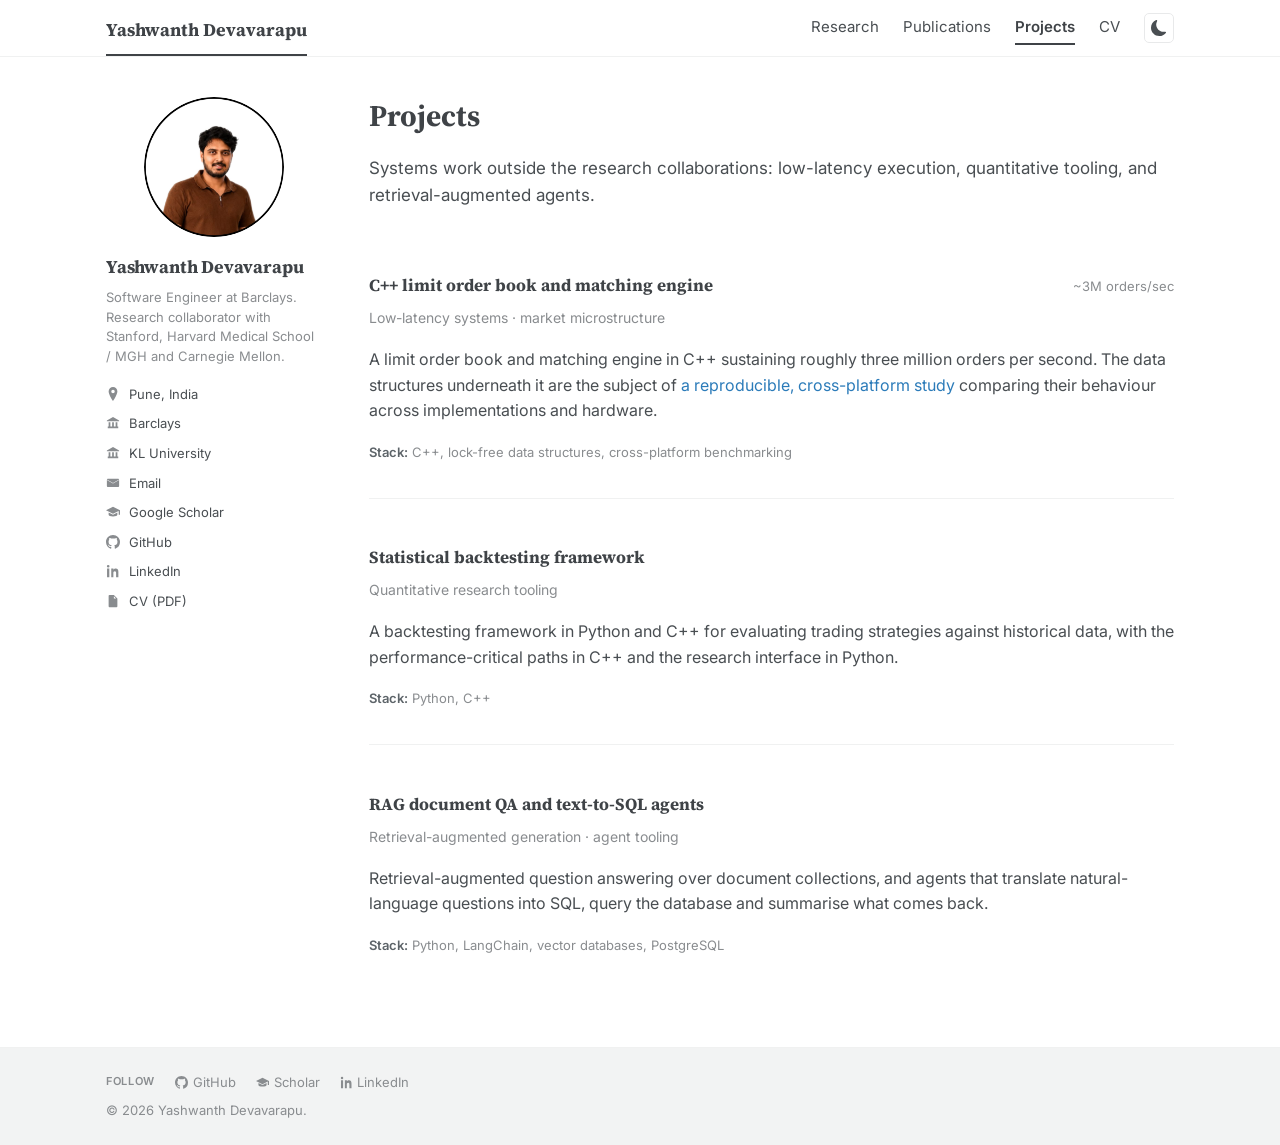
<file: src/projects.html>
<!DOCTYPE html>
<html lang="en">
<head>
<meta charset="utf-8">
<meta name="viewport" content="width=device-width, initial-scale=1">
<title>Projects &middot; Yashwanth Devavarapu</title>
<meta name="description" content="A C++ limit order book and matching engine, a Python/C++ statistical backtesting framework, and RAG document QA and text-to-SQL agents.">
<meta name="author" content="Yashwanth Devavarapu">
<meta property="og:title" content="Projects">
<meta property="og:description" content="A C++ limit order book and matching engine, a Python/C++ statistical backtesting framework, and RAG document QA and text-to-SQL agents.">
<meta property="og:type" content="website">
<meta property="og:image" content="assets/img/profile.jpeg">
<link rel="icon" href="assets/img/profile.jpeg">
<link rel="preconnect" href="https://fonts.googleapis.com">
<link rel="preconnect" href="https://fonts.gstatic.com" crossorigin>
<link rel="stylesheet" href="https://fonts.googleapis.com/css2?family=Inter:wght@400;500;600;700&amp;family=Source+Serif+4:opsz,wght@8..60,600;8..60,700&amp;display=swap">
<link rel="stylesheet" href="assets/css/style.css">
<script>
  try {
    var t = localStorage.getItem("yd-theme");
    if (t === "light" || t === "dark") document.documentElement.setAttribute("data-theme", t);
  } catch (e) {}
</script>
</head>
<body>
<a class="skip-link" href="#main">Skip to content</a>

<header class="masthead">
  <div class="wrap">
    <div class="masthead__inner">
      <a class="site-title" href="index.html">Yashwanth Devavarapu</a>
      <nav class="nav" aria-label="Main">
          <a href="research.html">Research</a>
          <a href="publications.html">Publications</a>
          <a href="projects.html" aria-current="page">Projects</a>
          <a href="cv.html">CV</a>
        <button class="theme-toggle" type="button" aria-label="Toggle light and dark theme">
          <svg class="icon-moon" viewBox="0 0 16 16" aria-hidden="true" focusable="false"><path d="M6 .278a.77.77 0 0 1 .08.858 7.2 7.2 0 0 0-.878 3.46c0 4.021 3.278 7.277 7.318 7.277.527 0 1.04-.055 1.533-.16a.79.79 0 0 1 .81.316.73.73 0 0 1-.031.893A8.35 8.35 0 0 1 8.344 16C3.734 16 0 12.286 0 7.71 0 4.266 2.114 1.312 5.124.06A.75.75 0 0 1 6 .278z"/></svg>
          <svg class="icon-sun" viewBox="0 0 16 16" aria-hidden="true" focusable="false"><path d="M8 11a3 3 0 1 1 0-6 3 3 0 0 1 0 6zm0 1a4 4 0 1 0 0-8 4 4 0 0 0 0 8zM8 0a.5.5 0 0 1 .5.5v2a.5.5 0 0 1-1 0v-2A.5.5 0 0 1 8 0zm0 13a.5.5 0 0 1 .5.5v2a.5.5 0 0 1-1 0v-2A.5.5 0 0 1 8 13zm8-5a.5.5 0 0 1-.5.5h-2a.5.5 0 0 1 0-1h2a.5.5 0 0 1 .5.5zM3 8a.5.5 0 0 1-.5.5h-2a.5.5 0 0 1 0-1h2A.5.5 0 0 1 3 8zm10.657-5.657a.5.5 0 0 1 0 .707l-1.414 1.415a.5.5 0 1 1-.707-.708l1.414-1.414a.5.5 0 0 1 .707 0zm-9.193 9.193a.5.5 0 0 1 0 .707L3.05 13.657a.5.5 0 0 1-.707-.707l1.414-1.414a.5.5 0 0 1 .707 0zm9.193 2.121a.5.5 0 0 1-.707 0l-1.414-1.414a.5.5 0 0 1 .707-.707l1.414 1.414a.5.5 0 0 1 0 .707zM4.464 4.465a.5.5 0 0 1-.707 0L2.343 3.05a.5.5 0 1 1 .707-.707l1.414 1.414a.5.5 0 0 1 0 .708z"/></svg>
        </button>
      </nav>
    </div>
  </div>
</header>

<div class="wrap">
  <div class="layout">
      <aside class="sidebar">
        <img class="avatar" src="assets/img/profile.jpeg"
             alt="Yashwanth Devavarapu" width="140" height="140">
        <h2 class="author__name">Yashwanth Devavarapu</h2>
        <p class="author__bio">Software Engineer at Barclays. Research collaborator with
          Stanford, Harvard Medical School / MGH and Carnegie Mellon.</p>
        <ul class="author__meta">
          <li><svg viewBox="0 0 16 16" aria-hidden="true" focusable="false"><path d="M8 0a5 5 0 0 0-5 5c0 3.5 5 11 5 11s5-7.5 5-11a5 5 0 0 0-5-5zm0 7a2 2 0 1 1 0-4 2 2 0 0 1 0 4z"/></svg><span>Pune, India</span></li>
          <li><svg viewBox="0 0 16 16" aria-hidden="true" focusable="false"><path d="M8 1 1 5v1h14V5L8 1zM3 7v5H2v2h12v-2h-1V7h-2v5H9V7H7v5H5V7H3z"/></svg><span>Barclays</span></li>
          <li><svg viewBox="0 0 16 16" aria-hidden="true" focusable="false"><path d="M8 1 1 5v1h14V5L8 1zM3 7v5H2v2h12v-2h-1V7h-2v5H9V7H7v5H5V7H3z"/></svg><span>KL University</span></li>
          <li><svg viewBox="0 0 16 16" aria-hidden="true" focusable="false"><path d="M15 4.5v7a1 1 0 0 1-1 1H2a1 1 0 0 1-1-1v-7l7 4 7-4zM14 3H2a1 1 0 0 0-1 1l7 4 7-4a1 1 0 0 0-1-1z"/></svg><a href="mailto:yashwanthdevavarapu@gmail.com">Email</a></li>
          <li><svg viewBox="0 0 16 16" aria-hidden="true" focusable="false"><path d="M8 2 0 6l8 4 6.5-3.25V11h1.5V6L8 2zM3 8.5V11c0 1.1 2.24 2 5 2s5-.9 5-2V8.5l-5 2.5-5-2.5z"/></svg><a href="https://scholar.google.com/citations?hl=en&amp;user=mszLYGcAAAAJ" rel="noopener">Google Scholar</a></li>
          <li><svg viewBox="0 0 16 16" aria-hidden="true" focusable="false"><path d="M8 0C3.58 0 0 3.58 0 8c0 3.54 2.29 6.53 5.47 7.59.4.07.55-.17.55-.38 0-.19-.01-.82-.01-1.49-2.01.37-2.53-.49-2.69-.94-.09-.23-.48-.94-.82-1.13-.28-.15-.68-.52-.01-.53.63-.01 1.08.58 1.23.82.72 1.21 1.87.87 2.33.66.07-.52.28-.87.51-1.07-1.78-.2-3.64-.89-3.64-3.95 0-.87.31-1.59.82-2.15-.08-.2-.36-1.02.08-2.12 0 0 .67-.21 2.2.82.64-.18 1.32-.27 2-.27s1.36.09 2 .27c1.53-1.04 2.2-.82 2.2-.82.44 1.1.16 1.92.08 2.12.51.56.82 1.27.82 2.15 0 3.07-1.87 3.75-3.65 3.95.29.25.54.73.54 1.48 0 1.07-.01 1.93-.01 2.2 0 .21.15.46.55.38A8.012 8.012 0 0 0 16 8c0-4.42-3.58-8-8-8z"/></svg><a href="https://github.com/yaswanth169" rel="noopener">GitHub</a></li>
          <li><svg viewBox="0 0 16 16" aria-hidden="true" focusable="false"><path d="M2.5 1A1.5 1.5 0 1 0 2.5 4a1.5 1.5 0 0 0 0-3zM1.2 5.2h2.6V15H1.2V5.2zM6 5.2h2.5v1.3h.04c.35-.66 1.2-1.36 2.47-1.36 2.64 0 3.13 1.74 3.13 4V15h-2.6v-4.35c0-1.04-.02-2.37-1.45-2.37-1.45 0-1.67 1.13-1.67 2.3V15H6V5.2z"/></svg><a href="https://www.linkedin.com/in/yaswanth169/" rel="noopener">LinkedIn</a></li>
          <li><svg viewBox="0 0 16 16" aria-hidden="true" focusable="false"><path d="M9 1H4a1 1 0 0 0-1 1v12a1 1 0 0 0 1 1h8a1 1 0 0 0 1-1V5L9 1zm0 1.5L11.5 5H9V2.5z"/></svg><a href="files/Yashwanth_Devavarapu_CV.pdf">CV (PDF)</a></li>
        </ul>
      </aside>
    <main class="content" id="main">
<h1>Projects</h1>

<p class="lead">Systems work outside the research collaborations: low-latency execution,
quantitative tooling, and retrieval-augmented agents.</p>

<div class="entry">
  <div class="entry__head">
    <h3 class="entry__title">C++ limit order book and matching engine</h3>
    <span class="entry__date">~3M orders/sec</span>
  </div>
  <p class="entry__sub">Low-latency systems &middot; market microstructure</p>
  <p>A limit order book and matching engine in C++ sustaining roughly three million
  orders per second. The data structures underneath it are the subject of
  <a href="publications.html#orderbook">a reproducible, cross-platform study</a>
  comparing their behaviour across implementations and hardware.</p>
  <p class="stack"><strong>Stack:</strong> C++, lock-free data structures, cross-platform
  benchmarking</p>
</div>

<div class="entry">
  <div class="entry__head">
    <h3 class="entry__title">Statistical backtesting framework</h3>
  </div>
  <p class="entry__sub">Quantitative research tooling</p>
  <p>A backtesting framework in Python and C++ for evaluating trading strategies against
  historical data, with the performance-critical paths in C++ and the research interface
  in Python.</p>
  <p class="stack"><strong>Stack:</strong> Python, C++</p>
</div>

<div class="entry">
  <div class="entry__head">
    <h3 class="entry__title">RAG document QA and text-to-SQL agents</h3>
  </div>
  <p class="entry__sub">Retrieval-augmented generation &middot; agent tooling</p>
  <p>Retrieval-augmented question answering over document collections, and agents that
  translate natural-language questions into SQL, query the database and summarise what
  comes back.</p>
  <p class="stack"><strong>Stack:</strong> Python, LangChain, vector databases,
  PostgreSQL</p>
</div>
    </main>
  </div>
</div>

<footer class="footer">
  <div class="wrap">
    <div class="footer__follow">
      <span class="footer__label">Follow</span>
      <a href="https://github.com/yaswanth169" rel="noopener"><svg viewBox="0 0 16 16" aria-hidden="true" focusable="false"><path d="M8 0C3.58 0 0 3.58 0 8c0 3.54 2.29 6.53 5.47 7.59.4.07.55-.17.55-.38 0-.19-.01-.82-.01-1.49-2.01.37-2.53-.49-2.69-.94-.09-.23-.48-.94-.82-1.13-.28-.15-.68-.52-.01-.53.63-.01 1.08.58 1.23.82.72 1.21 1.87.87 2.33.66.07-.52.28-.87.51-1.07-1.78-.2-3.64-.89-3.64-3.95 0-.87.31-1.59.82-2.15-.08-.2-.36-1.02.08-2.12 0 0 .67-.21 2.2.82.64-.18 1.32-.27 2-.27s1.36.09 2 .27c1.53-1.04 2.2-.82 2.2-.82.44 1.1.16 1.92.08 2.12.51.56.82 1.27.82 2.15 0 3.07-1.87 3.75-3.65 3.95.29.25.54.73.54 1.48 0 1.07-.01 1.93-.01 2.2 0 .21.15.46.55.38A8.012 8.012 0 0 0 16 8c0-4.42-3.58-8-8-8z"/></svg>GitHub</a>
      <a href="https://scholar.google.com/citations?hl=en&amp;user=mszLYGcAAAAJ" rel="noopener"><svg viewBox="0 0 16 16" aria-hidden="true" focusable="false"><path d="M8 2 0 6l8 4 6.5-3.25V11h1.5V6L8 2zM3 8.5V11c0 1.1 2.24 2 5 2s5-.9 5-2V8.5l-5 2.5-5-2.5z"/></svg>Scholar</a>
      <a href="https://www.linkedin.com/in/yaswanth169/" rel="noopener"><svg viewBox="0 0 16 16" aria-hidden="true" focusable="false"><path d="M2.5 1A1.5 1.5 0 1 0 2.5 4a1.5 1.5 0 0 0 0-3zM1.2 5.2h2.6V15H1.2V5.2zM6 5.2h2.5v1.3h.04c.35-.66 1.2-1.36 2.47-1.36 2.64 0 3.13 1.74 3.13 4V15h-2.6v-4.35c0-1.04-.02-2.37-1.45-2.37-1.45 0-1.67 1.13-1.67 2.3V15H6V5.2z"/></svg>LinkedIn</a>
    </div>
    <div>&copy; 2026 Yashwanth Devavarapu.</div>
  </div>
</footer>

<script src="assets/js/theme.js"></script>
</body>
</html>
</file>
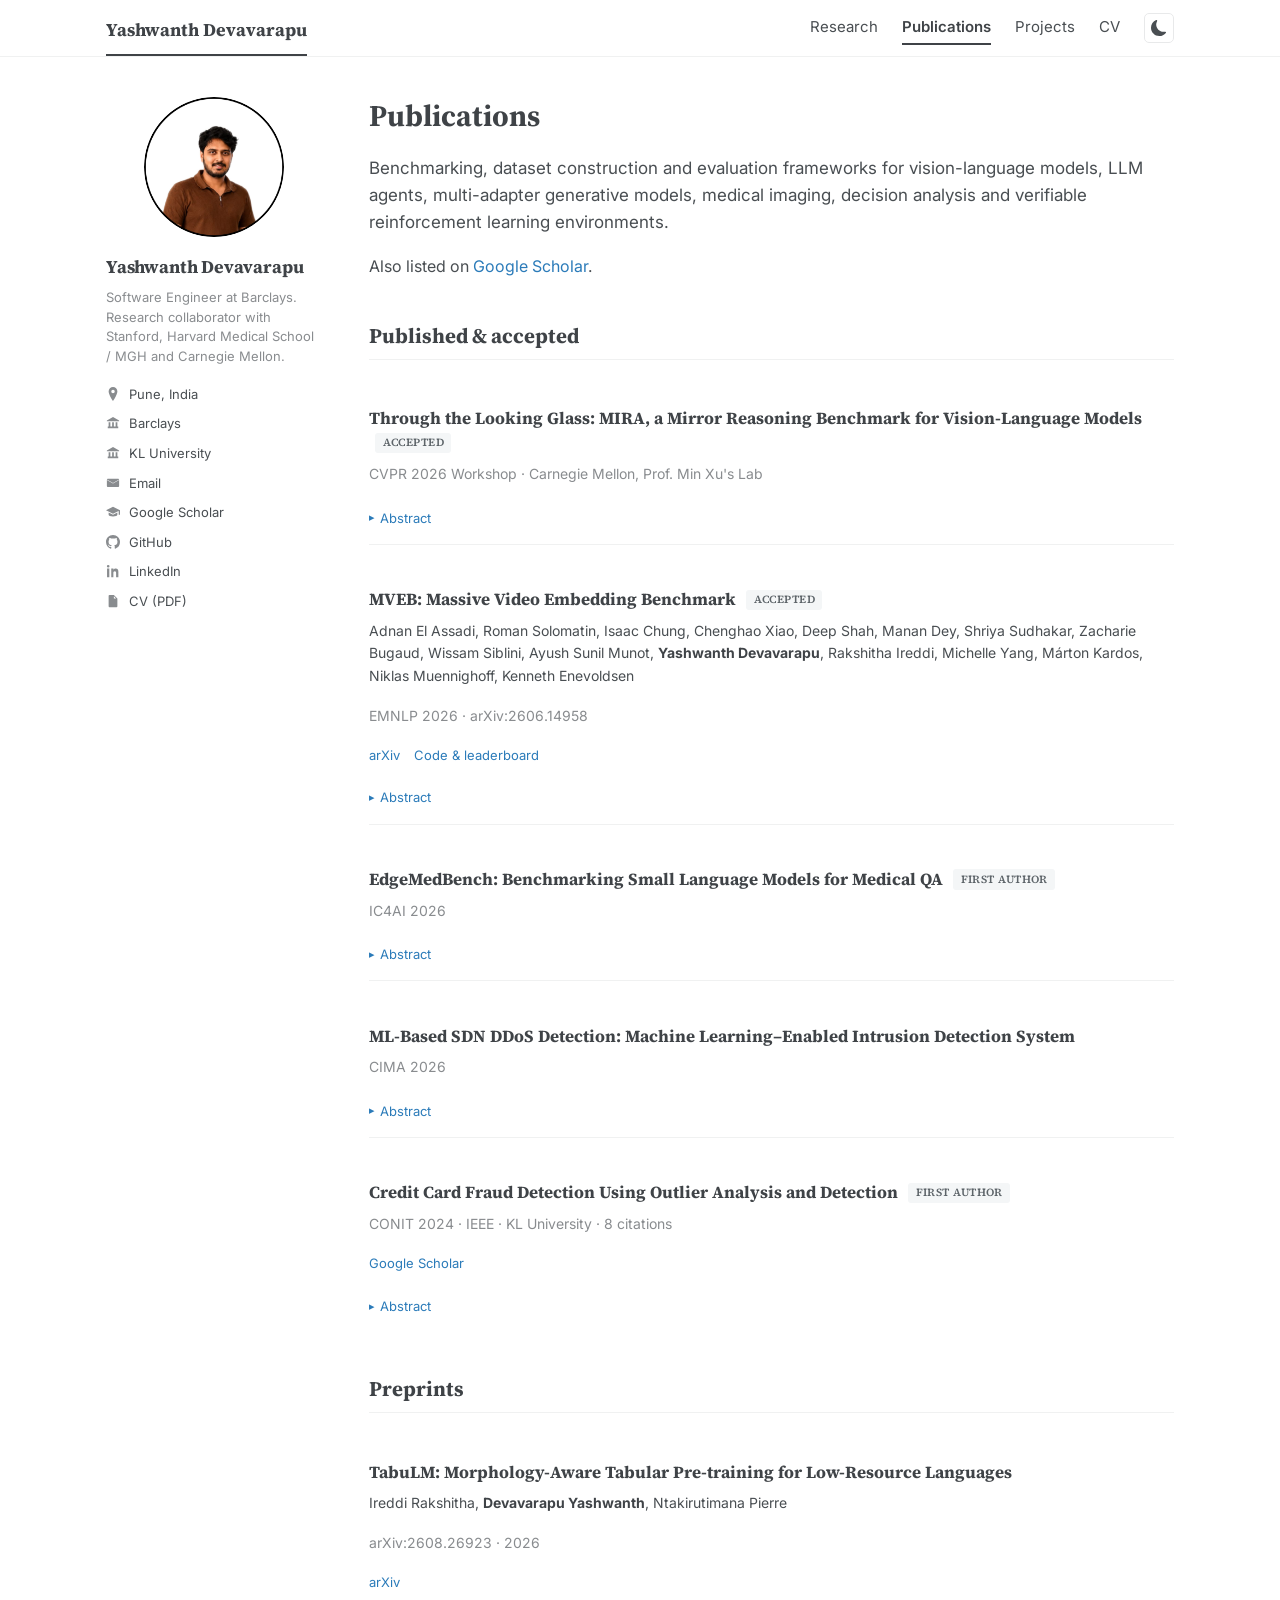
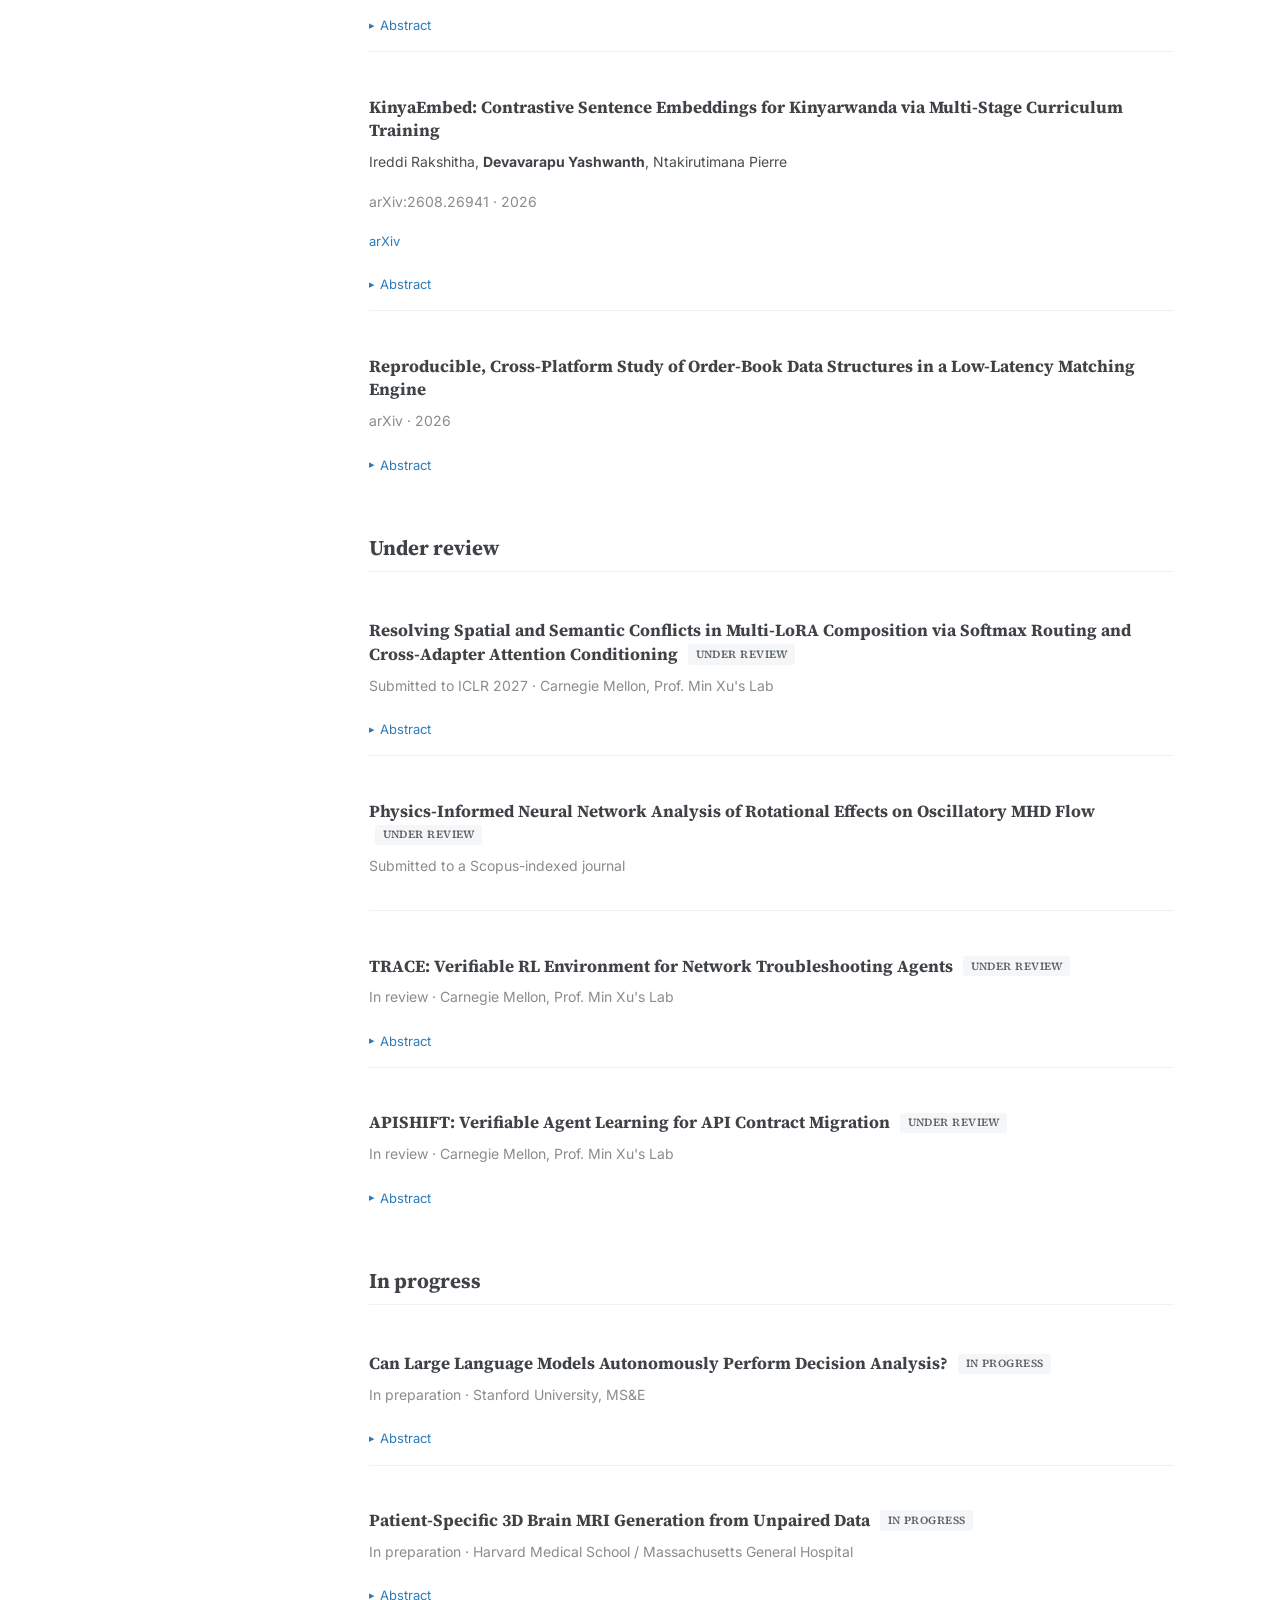
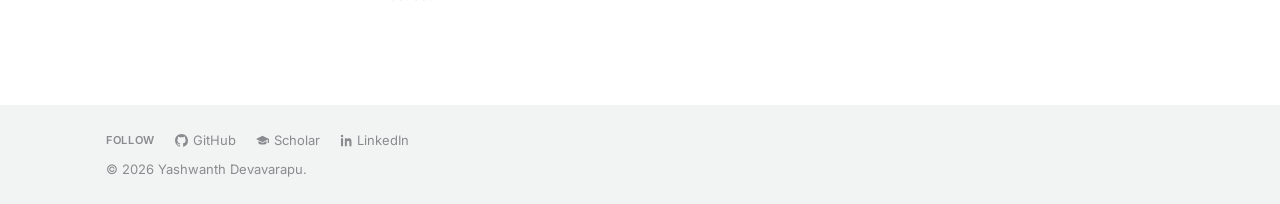
<file: src/publications.html>
<!DOCTYPE html>
<html lang="en">
<head>
<meta charset="utf-8">
<meta name="viewport" content="width=device-width, initial-scale=1">
<title>Publications &middot; Yashwanth Devavarapu</title>
<meta name="description" content="Publications by Yashwanth Devavarapu on vision-language benchmarking, video embeddings, multi-LoRA composition, medical imaging, decision analysis and verifiable RL environments.">
<meta name="author" content="Yashwanth Devavarapu">
<meta property="og:title" content="Publications">
<meta property="og:description" content="Publications by Yashwanth Devavarapu on vision-language benchmarking, video embeddings, multi-LoRA composition, medical imaging, decision analysis and verifiable RL environments.">
<meta property="og:type" content="website">
<meta property="og:image" content="assets/img/profile.jpeg">
<link rel="icon" href="assets/img/profile.jpeg">
<link rel="preconnect" href="https://fonts.googleapis.com">
<link rel="preconnect" href="https://fonts.gstatic.com" crossorigin>
<link rel="stylesheet" href="https://fonts.googleapis.com/css2?family=Inter:wght@400;500;600;700&amp;family=Source+Serif+4:opsz,wght@8..60,600;8..60,700&amp;display=swap">
<link rel="stylesheet" href="assets/css/style.css">
<script>
  try {
    var t = localStorage.getItem("yd-theme");
    if (t === "light" || t === "dark") document.documentElement.setAttribute("data-theme", t);
  } catch (e) {}
</script>
</head>
<body>
<a class="skip-link" href="#main">Skip to content</a>

<header class="masthead">
  <div class="wrap">
    <div class="masthead__inner">
      <a class="site-title" href="index.html">Yashwanth Devavarapu</a>
      <nav class="nav" aria-label="Main">
          <a href="research.html">Research</a>
          <a href="publications.html" aria-current="page">Publications</a>
          <a href="projects.html">Projects</a>
          <a href="cv.html">CV</a>
        <button class="theme-toggle" type="button" aria-label="Toggle light and dark theme">
          <svg class="icon-moon" viewBox="0 0 16 16" aria-hidden="true" focusable="false"><path d="M6 .278a.77.77 0 0 1 .08.858 7.2 7.2 0 0 0-.878 3.46c0 4.021 3.278 7.277 7.318 7.277.527 0 1.04-.055 1.533-.16a.79.79 0 0 1 .81.316.73.73 0 0 1-.031.893A8.35 8.35 0 0 1 8.344 16C3.734 16 0 12.286 0 7.71 0 4.266 2.114 1.312 5.124.06A.75.75 0 0 1 6 .278z"/></svg>
          <svg class="icon-sun" viewBox="0 0 16 16" aria-hidden="true" focusable="false"><path d="M8 11a3 3 0 1 1 0-6 3 3 0 0 1 0 6zm0 1a4 4 0 1 0 0-8 4 4 0 0 0 0 8zM8 0a.5.5 0 0 1 .5.5v2a.5.5 0 0 1-1 0v-2A.5.5 0 0 1 8 0zm0 13a.5.5 0 0 1 .5.5v2a.5.5 0 0 1-1 0v-2A.5.5 0 0 1 8 13zm8-5a.5.5 0 0 1-.5.5h-2a.5.5 0 0 1 0-1h2a.5.5 0 0 1 .5.5zM3 8a.5.5 0 0 1-.5.5h-2a.5.5 0 0 1 0-1h2A.5.5 0 0 1 3 8zm10.657-5.657a.5.5 0 0 1 0 .707l-1.414 1.415a.5.5 0 1 1-.707-.708l1.414-1.414a.5.5 0 0 1 .707 0zm-9.193 9.193a.5.5 0 0 1 0 .707L3.05 13.657a.5.5 0 0 1-.707-.707l1.414-1.414a.5.5 0 0 1 .707 0zm9.193 2.121a.5.5 0 0 1-.707 0l-1.414-1.414a.5.5 0 0 1 .707-.707l1.414 1.414a.5.5 0 0 1 0 .707zM4.464 4.465a.5.5 0 0 1-.707 0L2.343 3.05a.5.5 0 1 1 .707-.707l1.414 1.414a.5.5 0 0 1 0 .708z"/></svg>
        </button>
      </nav>
    </div>
  </div>
</header>

<div class="wrap">
  <div class="layout">
      <aside class="sidebar">
        <img class="avatar" src="assets/img/profile.jpeg"
             alt="Yashwanth Devavarapu" width="140" height="140">
        <h2 class="author__name">Yashwanth Devavarapu</h2>
        <p class="author__bio">Software Engineer at Barclays. Research collaborator with
          Stanford, Harvard Medical School / MGH and Carnegie Mellon.</p>
        <ul class="author__meta">
          <li><svg viewBox="0 0 16 16" aria-hidden="true" focusable="false"><path d="M8 0a5 5 0 0 0-5 5c0 3.5 5 11 5 11s5-7.5 5-11a5 5 0 0 0-5-5zm0 7a2 2 0 1 1 0-4 2 2 0 0 1 0 4z"/></svg><span>Pune, India</span></li>
          <li><svg viewBox="0 0 16 16" aria-hidden="true" focusable="false"><path d="M8 1 1 5v1h14V5L8 1zM3 7v5H2v2h12v-2h-1V7h-2v5H9V7H7v5H5V7H3z"/></svg><span>Barclays</span></li>
          <li><svg viewBox="0 0 16 16" aria-hidden="true" focusable="false"><path d="M8 1 1 5v1h14V5L8 1zM3 7v5H2v2h12v-2h-1V7h-2v5H9V7H7v5H5V7H3z"/></svg><span>KL University</span></li>
          <li><svg viewBox="0 0 16 16" aria-hidden="true" focusable="false"><path d="M15 4.5v7a1 1 0 0 1-1 1H2a1 1 0 0 1-1-1v-7l7 4 7-4zM14 3H2a1 1 0 0 0-1 1l7 4 7-4a1 1 0 0 0-1-1z"/></svg><a href="mailto:yashwanthdevavarapu@gmail.com">Email</a></li>
          <li><svg viewBox="0 0 16 16" aria-hidden="true" focusable="false"><path d="M8 2 0 6l8 4 6.5-3.25V11h1.5V6L8 2zM3 8.5V11c0 1.1 2.24 2 5 2s5-.9 5-2V8.5l-5 2.5-5-2.5z"/></svg><a href="https://scholar.google.com/citations?hl=en&amp;user=mszLYGcAAAAJ" rel="noopener">Google Scholar</a></li>
          <li><svg viewBox="0 0 16 16" aria-hidden="true" focusable="false"><path d="M8 0C3.58 0 0 3.58 0 8c0 3.54 2.29 6.53 5.47 7.59.4.07.55-.17.55-.38 0-.19-.01-.82-.01-1.49-2.01.37-2.53-.49-2.69-.94-.09-.23-.48-.94-.82-1.13-.28-.15-.68-.52-.01-.53.63-.01 1.08.58 1.23.82.72 1.21 1.87.87 2.33.66.07-.52.28-.87.51-1.07-1.78-.2-3.64-.89-3.64-3.95 0-.87.31-1.59.82-2.15-.08-.2-.36-1.02.08-2.12 0 0 .67-.21 2.2.82.64-.18 1.32-.27 2-.27s1.36.09 2 .27c1.53-1.04 2.2-.82 2.2-.82.44 1.1.16 1.92.08 2.12.51.56.82 1.27.82 2.15 0 3.07-1.87 3.75-3.65 3.95.29.25.54.73.54 1.48 0 1.07-.01 1.93-.01 2.2 0 .21.15.46.55.38A8.012 8.012 0 0 0 16 8c0-4.42-3.58-8-8-8z"/></svg><a href="https://github.com/yaswanth169" rel="noopener">GitHub</a></li>
          <li><svg viewBox="0 0 16 16" aria-hidden="true" focusable="false"><path d="M2.5 1A1.5 1.5 0 1 0 2.5 4a1.5 1.5 0 0 0 0-3zM1.2 5.2h2.6V15H1.2V5.2zM6 5.2h2.5v1.3h.04c.35-.66 1.2-1.36 2.47-1.36 2.64 0 3.13 1.74 3.13 4V15h-2.6v-4.35c0-1.04-.02-2.37-1.45-2.37-1.45 0-1.67 1.13-1.67 2.3V15H6V5.2z"/></svg><a href="https://www.linkedin.com/in/yaswanth169/" rel="noopener">LinkedIn</a></li>
          <li><svg viewBox="0 0 16 16" aria-hidden="true" focusable="false"><path d="M9 1H4a1 1 0 0 0-1 1v12a1 1 0 0 0 1 1h8a1 1 0 0 0 1-1V5L9 1zm0 1.5L11.5 5H9V2.5z"/></svg><a href="files/Yashwanth_Devavarapu_CV.pdf">CV (PDF)</a></li>
        </ul>
      </aside>
    <main class="content" id="main">
<h1>Publications</h1>

<p class="lead">Benchmarking, dataset construction and evaluation frameworks for
vision-language models, LLM agents, multi-adapter generative models, medical imaging,
decision analysis and verifiable reinforcement learning environments.</p>

<p>Also listed on <a href="https://scholar.google.com/citations?hl=en&amp;user=mszLYGcAAAAJ" rel="noopener">Google Scholar</a>.</p>

<h2>Published &amp; accepted</h2>
<div class="pub-group">
  <div class="pub" id="mira">
    <h3 class="pub__title">Through the Looking Glass: MIRA, a Mirror Reasoning Benchmark for Vision-Language Models <span class="tag">Accepted</span></h3>
    <p class="pub__venue">CVPR 2026 Workshop &middot; Carnegie Mellon, Prof. Min Xu's Lab</p>
    <details class="abstract"><summary>Abstract</summary><p>When a clock reads 2:50 in a mirror, humans instantly infer the true time is 9:10, yet current Vision-Language Models overwhelmingly report &ldquo;2:50,&rdquo; hallucinating the canonical orientation rather than reasoning about the reflection. We term this systematic failure <em>reflection blindness</em> and introduce MIRA, the first benchmark designed to diagnose it: 713 real-world images and 3,529 question-answer pairs spanning 10 scenario categories (licence plates in rear-view mirrors, analog clocks, hands, ears, shoes, chemical formulas, ambulance mirror-text, selfie cameras, water reflections and indoor mirrors) organised into five question types. Evaluating 11 VLMs in both single-turn and multi-turn settings, we find that all models achieve only 39&ndash;48% accuracy versus 94% for humans, with frontier systems clustered at 42&ndash;44%, and performance collapsing most severely on tasks requiring mental un-flipping of text and left&ndash;right chirality judgment. Multi-turn dialogue does not improve performance; most models <em>degrade</em> by 1&ndash;14 percentage points when questions are posed sequentially.</p></details>
  </div>
  <div class="pub" id="mveb">
    <h3 class="pub__title">MVEB: Massive Video Embedding Benchmark <span class="tag">Accepted</span></h3>
    <p class="pub__authors">Adnan El Assadi, Roman Solomatin, Isaac Chung, Chenghao Xiao, Deep Shah, Manan Dey, Shriya Sudhakar, Zacharie Bugaud, Wissam Siblini, Ayush Sunil Munot, <span class="me">Yashwanth Devavarapu</span>, Rakshitha Ireddi, Michelle Yang, M&aacute;rton Kardos, Niklas Muennighoff, Kenneth Enevoldsen</p>
    <p class="pub__venue">EMNLP 2026 &middot; arXiv:2606.14958</p>
    <p class="pub__links"><a href="https://arxiv.org/abs/2606.14958" rel="noopener">arXiv</a><a href="https://github.com/embeddings-benchmark/mteb" rel="noopener">Code &amp; leaderboard</a></p>
    <details class="abstract"><summary>Abstract</summary><p>We introduce the Massive Video Embedding Benchmark (MVEB), a 23-task benchmark for video embeddings spanning classification, zero-shot classification, clustering, pair classification, retrieval and video-centric question answering. We evaluate 33 models and find that no single model dominates: MLLM-based embeddings lead on classification, clustering, pair classification and QA; multimodal binding leads on retrieval and zero-shot classification; generative MLLMs without contrastive adaptation collapse on cross-modal tasks. Paired video-only vs. audio+video evaluations show that audio's contribution depends on dataset annotation provenance: audio helps when labels were produced from both modalities and hurts when they were produced from visuals alone, a six-point gap consistent across model families. MVEB is derived from MVEB+, a 184-task pool, and integrates into the MTEB ecosystem for unified evaluation across text, image, audio and video.</p></details>
  </div>
  <div class="pub" id="edgemedbench">
    <h3 class="pub__title">EdgeMedBench: Benchmarking Small Language Models for Medical QA <span class="tag">First author</span></h3>
    <p class="pub__venue">IC4AI 2026</p>
    <details class="abstract"><summary>Abstract</summary><p>Designed and evaluated 45 configurations across five small language models and three quantization levels for medical question answering under edge deployment constraints.</p></details>
  </div>
  <div class="pub" id="sdn-ddos">
    <h3 class="pub__title">ML-Based SDN DDoS Detection: Machine Learning&ndash;Enabled Intrusion Detection System</h3>
    <p class="pub__venue">CIMA 2026</p>
    <details class="abstract"><summary>Abstract</summary><p>Software-defined networking decouples the control plane from the data plane, fostering centralised control and improved programmability, but exposes new attack surfaces against the centralised controller. Among these threats, DDoS, specifically SYN Flood, can overwhelm the controller with requests. The proposed system compares Random Forest, eXtreme Gradient Boosting, Artificial Neural Networks and Decision Tree classifiers, detecting brute force, DoS, DDoS, probe and user-to-root attacks using features readily available at the SDN controller, avoiding computationally expensive deep packet inspection. Benchmarked on CICIDS-2017, ensemble classifiers, particularly Random Forest, significantly outperform the alternatives on accuracy, precision, recall and F1-score. The resulting framework is lightweight and feasible for integration directly with the SDN control plane.</p></details>
  </div>
  <div class="pub" id="fraud">
    <h3 class="pub__title">Credit Card Fraud Detection Using Outlier Analysis and Detection <span class="tag">First author</span></h3>
    <p class="pub__venue">CONIT 2024 &middot; IEEE &middot; KL University &middot; 8 citations</p>
    <p class="pub__links"><a href="https://scholar.google.com/citations?hl=en&amp;user=mszLYGcAAAAJ" rel="noopener">Google Scholar</a></p>
    <details class="abstract"><summary>Abstract</summary><p>The prevalence of electronic transactions in financial systems has significantly increased the risk of credit card fraud, and traditional detection methods struggle to keep pace with evolving fraudulent techniques. This study explores outlier detection as a robust approach to identifying anomalous patterns indicative of fraud. Leveraging statistical and machine learning algorithms, the research develops a framework for distinguishing genuine from fraudulent transactions through analysis of transaction amount, location, time and user behaviour, aiming to enhance detection accuracy while minimising false positives.</p></details>
  </div>
</div>

<h2>Preprints</h2>
<div class="pub-group">
  <div class="pub" id="tabulm">
    <h3 class="pub__title">TabuLM: Morphology-Aware Tabular Pre-training for Low-Resource Languages</h3>
    <p class="pub__authors">Ireddi Rakshitha, <span class="me">Devavarapu Yashwanth</span>, Ntakirutimana Pierre</p>
    <p class="pub__venue">arXiv:2608.26923 &middot; 2026</p>
    <p class="pub__links"><a href="https://arxiv.org/abs/2608.26923" rel="noopener">arXiv</a></p>
    <details class="abstract"><summary>Abstract</summary><p>We present TabuLM, the first language model pre-trained on Kinyarwanda tabular data. Kinyarwanda is a morphologically rich Bantu language spoken by over 12 million people in Rwanda, yet lacks any dedicated tabular representation learning resource. TabuLM extends KinyaBERT-large with additive row, column and cell-type embeddings and a learned table-structure attention bias. Pre-training uses two new objectives, Masked Cell Recovery and Column Type Prediction, over 172 Rwandan government tables (~35,000 cells), and introduces TabQA-kin, the first native Kinyarwanda table question-answering benchmark. TabuLM achieves 62.0% exact match, outperforming KinyaBERT-large by 5.7 EM points and all multilingual baselines by 11.7&ndash;12.7 points.</p></details>
  </div>
  <div class="pub" id="kinyaembed">
    <h3 class="pub__title">KinyaEmbed: Contrastive Sentence Embeddings for Kinyarwanda via Multi-Stage Curriculum Training</h3>
    <p class="pub__authors">Ireddi Rakshitha, <span class="me">Devavarapu Yashwanth</span>, Ntakirutimana Pierre</p>
    <p class="pub__venue">arXiv:2608.26941 &middot; 2026</p>
    <p class="pub__links"><a href="https://arxiv.org/abs/2608.26941" rel="noopener">arXiv</a></p>
    <details class="abstract"><summary>Abstract</summary><p>We present KinyaEmbed, the first dedicated sentence embedding model for Kinyarwanda. Existing multilingual embedding models such as LaBSE, mE5-large and OpenAI text-embedding-3-large perform poorly on Kinyarwanda due to severe under-representation in their pre-training corpora. KinyaEmbed is built on KinyaBERT-large and trained via a four-stage curriculum using MultipleNegativesRankingLoss, drawing on paraphrase pairs from the Official Gazette of Rwanda, NLLB-translated MNLI triplets, English&ndash;Kinyarwanda OPUS-100 alignment and KinyaCOMET-filtered pairs. We introduce Wiki-RW-STS, a contamination-free Kinyarwanda STS benchmark. A seven-checkpoint ensemble achieves Spearman &rho;&nbsp;=&nbsp;0.7298 on SemRel2024-rw, surpassing mE5-large by 20.9% and OpenAI text-embedding-3-large by 41.0%.</p></details>
  </div>
  <div class="pub" id="orderbook">
    <h3 class="pub__title">Reproducible, Cross-Platform Study of Order-Book Data Structures in a Low-Latency Matching Engine</h3>
    <p class="pub__venue">arXiv &middot; 2026</p>
    <details class="abstract"><summary>Abstract</summary><p>A reproducible, cross-platform evaluation of the data structures underpinning limit order books in low-latency matching engines, accompanying a C++ implementation sustaining roughly 3M orders per second.</p></details>
  </div>
</div>

<h2>Under review</h2>
<div class="pub-group">
  <div class="pub" id="srlora">
    <h3 class="pub__title">Resolving Spatial and Semantic Conflicts in Multi-LoRA Composition via Softmax Routing and Cross-Adapter Attention Conditioning <span class="tag">Under review</span></h3>
    <p class="pub__venue">Submitted to ICLR 2027 &middot; Carnegie Mellon, Prof. Min Xu's Lab</p>
    <details class="abstract"><summary>Abstract</summary><p>SR-LoRA and CLAC address spatial and semantic conflicts that arise when multiple LoRA adapters are composed, through softmax routing and cross-adapter attention conditioning. Evaluation uses a 480-compositions-per-method GPU benchmark on Stable Diffusion v1.5 with rank-4 LoRAs, DPM-Solver++ and CLIP ViT-L/14, together with &tau;/&alpha;/&delta; and N=3 ablations. Extending the protocol from three seeds to ten revised the text-alignment gain from 6.8% down to 4.3%, and CLAC raises identity consistency from 0.839 to 0.915, 7.6 points above the strongest baseline.</p></details>
  </div>
  <div class="pub" id="pinn-mhd">
    <h3 class="pub__title">Physics-Informed Neural Network Analysis of Rotational Effects on Oscillatory MHD Flow <span class="tag">Under review</span></h3>
    <p class="pub__venue">Submitted to a Scopus-indexed journal</p>
  </div>
  <div class="pub" id="trace">
    <h3 class="pub__title">TRACE: Verifiable RL Environment for Network Troubleshooting Agents <span class="tag">Under review</span></h3>
    <p class="pub__venue">In review &middot; Carnegie Mellon, Prof. Min Xu's Lab</p>
    <details class="abstract"><summary>Abstract</summary><p>A verifiable reinforcement learning environment for autonomous network troubleshooting agents, covering environment design, verification logic, and reward mechanisms that score agent actions against ground truth rather than relying on a judge model.</p></details>
  </div>
  <div class="pub" id="apishift">
    <h3 class="pub__title">APISHIFT: Verifiable Agent Learning for API Contract Migration <span class="tag">Under review</span></h3>
    <p class="pub__venue">In review &middot; Carnegie Mellon, Prof. Min Xu's Lab</p>
    <details class="abstract"><summary>Abstract</summary><p>A verifiable agent-learning environment for API contract migration, applying the same ground-truth verification approach to software engineering tasks: benchmark design, verification logic and reward mechanisms evaluated against known-correct outcomes.</p></details>
  </div>
</div>

<h2>In progress</h2>
<div class="pub-group">
  <div class="pub" id="decision-analysis">
    <h3 class="pub__title">Can Large Language Models Autonomously Perform Decision Analysis? <span class="tag">In progress</span></h3>
    <p class="pub__venue">In preparation &middot; Stanford University, MS&amp;E</p>
    <details class="abstract"><summary>Abstract</summary><p>Decision analysis, with its formal influence-diagram representation, unambiguous ground truth and well-established pedagogy, is an unusually clean domain in which to test whether LLMs can act autonomously: the correct answer to every question is known exactly, in closed form, before any model is queried. We find that the order of fields in the response format alone changes the answer, producing $60, $70, $82.35 and $67.50 under answer-first elicitation against a stable $76.00 under reasoning-first: a measurement artifact that affects how LLM reasoning is evaluated generally. A code-generation setup solves 128 of 128 problems that in-context reasoning fails, and error feedback lifts GPT-4o from 10.2 to 23.0 of 29 tests without ever reaching perfection. The architectural conclusion: models should supply only genuinely uncertain judgments, while code performs any numerically sensitive computation.</p></details>
  </div>
  <div class="pub" id="mri-diffusion">
    <h3 class="pub__title">Patient-Specific 3D Brain MRI Generation from Unpaired Data <span class="tag">In progress</span></h3>
    <p class="pub__venue">In preparation &middot; Harvard Medical School / Massachusetts General Hospital</p>
    <details class="abstract"><summary>Abstract</summary><p>Generating patient-specific 3D brain MRI volumes without paired training data, using diffusion models. The work tests the hypothesis that gradient guidance fails precisely where adapter conditioning succeeds, via an oracle experiment. Residual blur was traced to conditional-mean averaging over plausible anatomies, localised to high-frequency wavelet subbands, and addressed with a wavelet-domain loss that improved sharpness. Includes an ADNI data pipeline and an nnUNet-based segmentation evaluation pipeline.</p></details>
  </div>
</div>
    </main>
  </div>
</div>

<footer class="footer">
  <div class="wrap">
    <div class="footer__follow">
      <span class="footer__label">Follow</span>
      <a href="https://github.com/yaswanth169" rel="noopener"><svg viewBox="0 0 16 16" aria-hidden="true" focusable="false"><path d="M8 0C3.58 0 0 3.58 0 8c0 3.54 2.29 6.53 5.47 7.59.4.07.55-.17.55-.38 0-.19-.01-.82-.01-1.49-2.01.37-2.53-.49-2.69-.94-.09-.23-.48-.94-.82-1.13-.28-.15-.68-.52-.01-.53.63-.01 1.08.58 1.23.82.72 1.21 1.87.87 2.33.66.07-.52.28-.87.51-1.07-1.78-.2-3.64-.89-3.64-3.95 0-.87.31-1.59.82-2.15-.08-.2-.36-1.02.08-2.12 0 0 .67-.21 2.2.82.64-.18 1.32-.27 2-.27s1.36.09 2 .27c1.53-1.04 2.2-.82 2.2-.82.44 1.1.16 1.92.08 2.12.51.56.82 1.27.82 2.15 0 3.07-1.87 3.75-3.65 3.95.29.25.54.73.54 1.48 0 1.07-.01 1.93-.01 2.2 0 .21.15.46.55.38A8.012 8.012 0 0 0 16 8c0-4.42-3.58-8-8-8z"/></svg>GitHub</a>
      <a href="https://scholar.google.com/citations?hl=en&amp;user=mszLYGcAAAAJ" rel="noopener"><svg viewBox="0 0 16 16" aria-hidden="true" focusable="false"><path d="M8 2 0 6l8 4 6.5-3.25V11h1.5V6L8 2zM3 8.5V11c0 1.1 2.24 2 5 2s5-.9 5-2V8.5l-5 2.5-5-2.5z"/></svg>Scholar</a>
      <a href="https://www.linkedin.com/in/yaswanth169/" rel="noopener"><svg viewBox="0 0 16 16" aria-hidden="true" focusable="false"><path d="M2.5 1A1.5 1.5 0 1 0 2.5 4a1.5 1.5 0 0 0 0-3zM1.2 5.2h2.6V15H1.2V5.2zM6 5.2h2.5v1.3h.04c.35-.66 1.2-1.36 2.47-1.36 2.64 0 3.13 1.74 3.13 4V15h-2.6v-4.35c0-1.04-.02-2.37-1.45-2.37-1.45 0-1.67 1.13-1.67 2.3V15H6V5.2z"/></svg>LinkedIn</a>
    </div>
    <div>&copy; 2026 Yashwanth Devavarapu.</div>
  </div>
</footer>

<script src="assets/js/theme.js"></script>
</body>
</html>
</file>
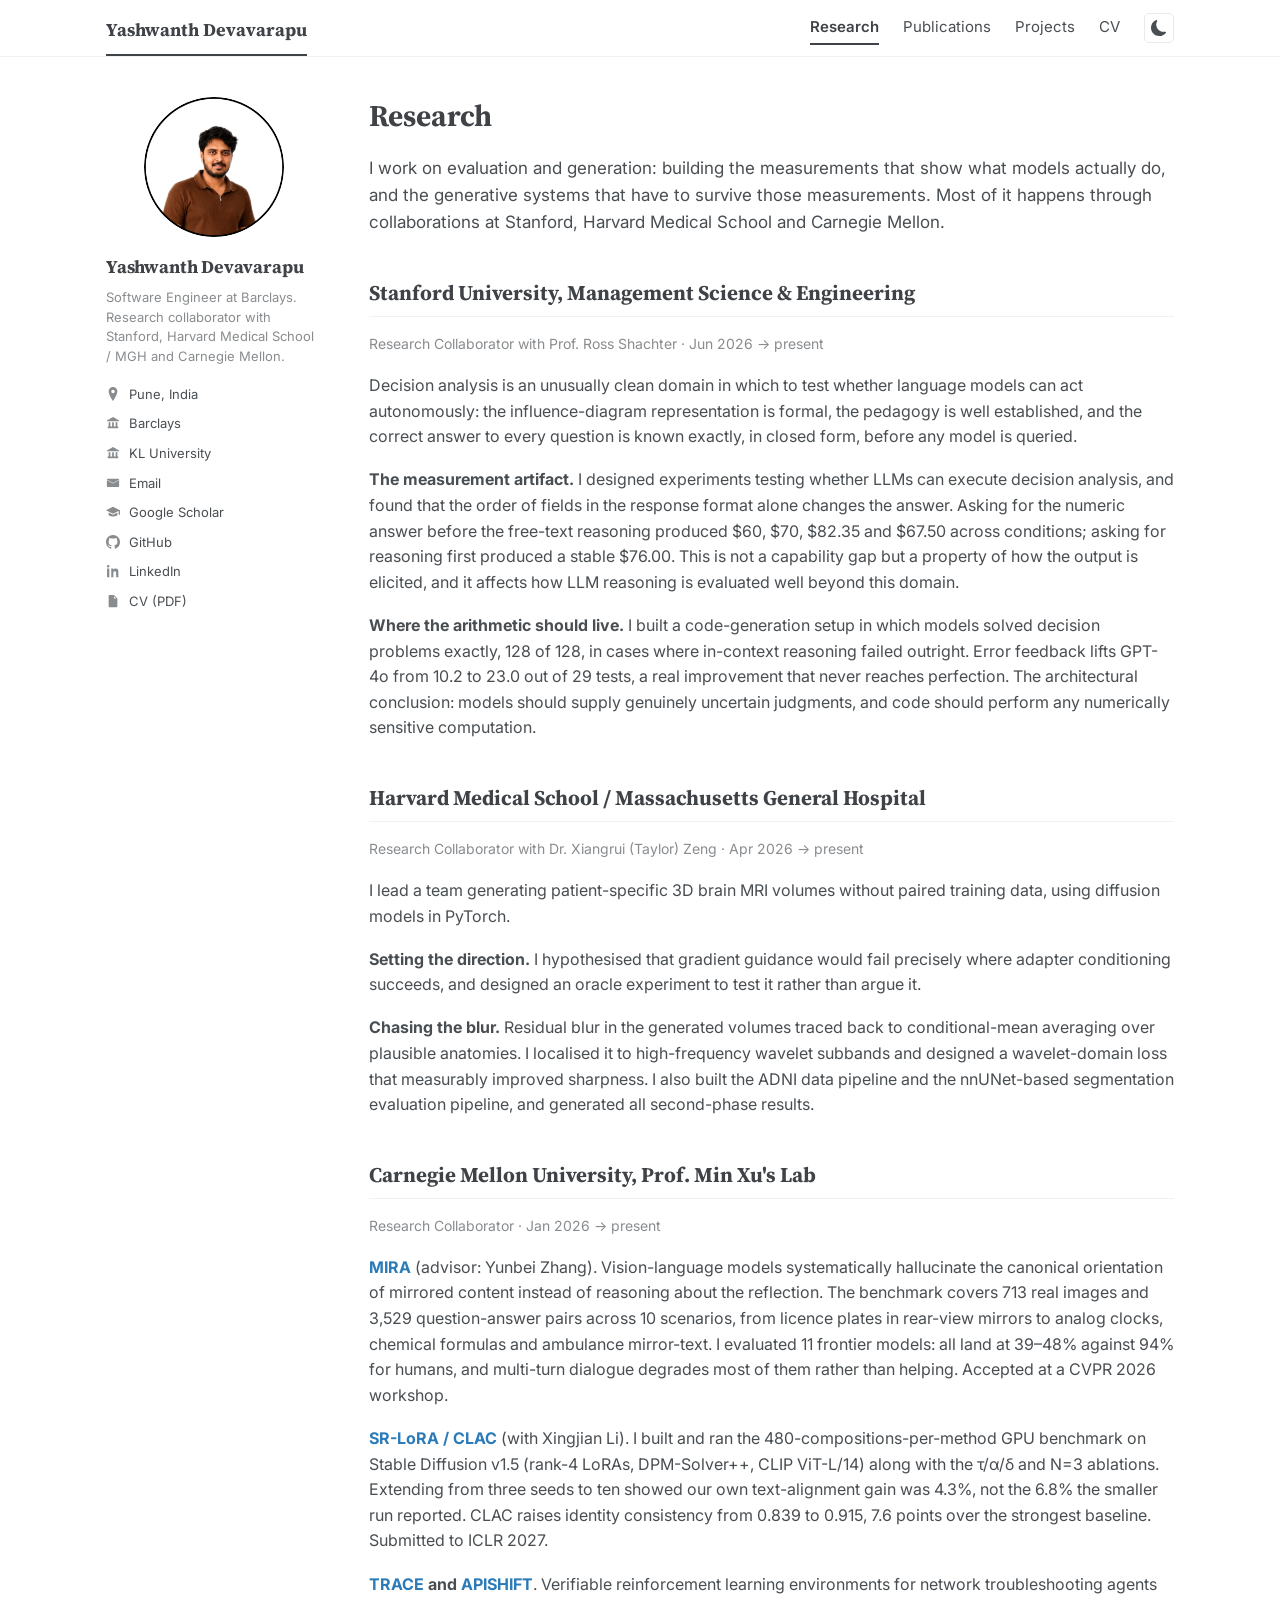
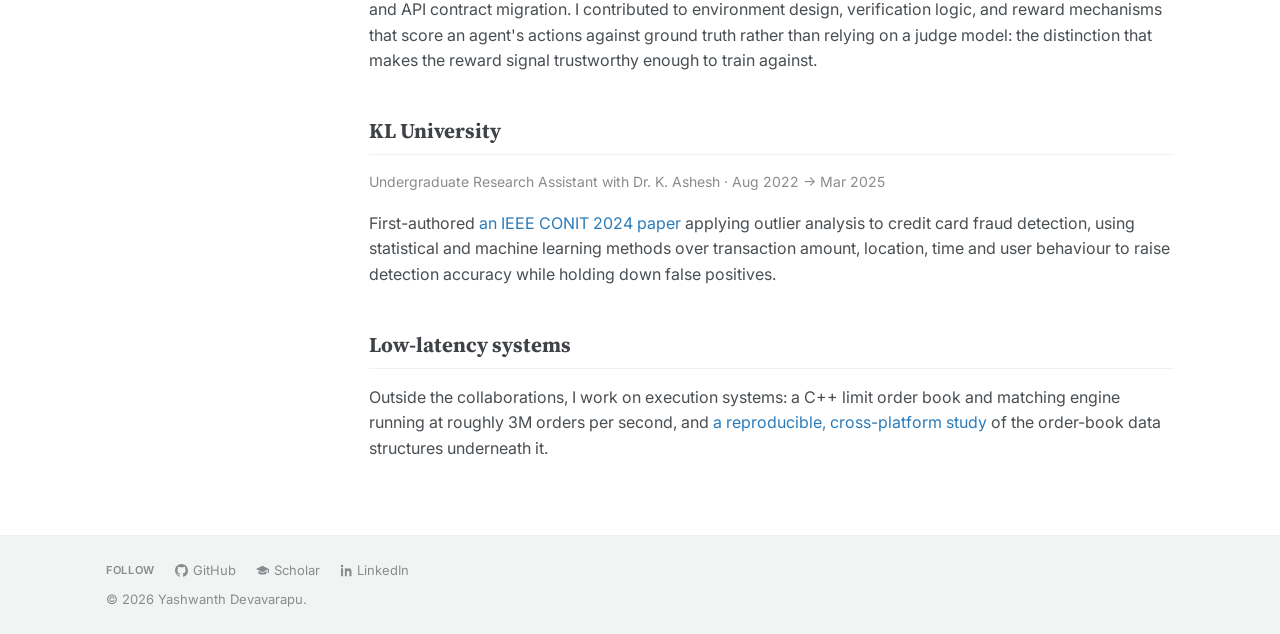
<file: src/research.html>
<!DOCTYPE html>
<html lang="en">
<head>
<meta charset="utf-8">
<meta name="viewport" content="width=device-width, initial-scale=1">
<title>Research &middot; Yashwanth Devavarapu</title>
<meta name="description" content="Research at Stanford (decision analysis and LLMs), Harvard Medical School/MGH (unpaired brain MRI generation), Carnegie Mellon (vision-language benchmarking, multi-LoRA composition) and KL University.">
<meta name="author" content="Yashwanth Devavarapu">
<meta property="og:title" content="Research">
<meta property="og:description" content="Research at Stanford (decision analysis and LLMs), Harvard Medical School/MGH (unpaired brain MRI generation), Carnegie Mellon (vision-language benchmarking, multi-LoRA composition) and KL University.">
<meta property="og:type" content="website">
<meta property="og:image" content="assets/img/profile.jpeg">
<link rel="icon" href="assets/img/profile.jpeg">
<link rel="preconnect" href="https://fonts.googleapis.com">
<link rel="preconnect" href="https://fonts.gstatic.com" crossorigin>
<link rel="stylesheet" href="https://fonts.googleapis.com/css2?family=Inter:wght@400;500;600;700&amp;family=Source+Serif+4:opsz,wght@8..60,600;8..60,700&amp;display=swap">
<link rel="stylesheet" href="assets/css/style.css">
<script>
  try {
    var t = localStorage.getItem("yd-theme");
    if (t === "light" || t === "dark") document.documentElement.setAttribute("data-theme", t);
  } catch (e) {}
</script>
</head>
<body>
<a class="skip-link" href="#main">Skip to content</a>

<header class="masthead">
  <div class="wrap">
    <div class="masthead__inner">
      <a class="site-title" href="index.html">Yashwanth Devavarapu</a>
      <nav class="nav" aria-label="Main">
          <a href="research.html" aria-current="page">Research</a>
          <a href="publications.html">Publications</a>
          <a href="projects.html">Projects</a>
          <a href="cv.html">CV</a>
        <button class="theme-toggle" type="button" aria-label="Toggle light and dark theme">
          <svg class="icon-moon" viewBox="0 0 16 16" aria-hidden="true" focusable="false"><path d="M6 .278a.77.77 0 0 1 .08.858 7.2 7.2 0 0 0-.878 3.46c0 4.021 3.278 7.277 7.318 7.277.527 0 1.04-.055 1.533-.16a.79.79 0 0 1 .81.316.73.73 0 0 1-.031.893A8.35 8.35 0 0 1 8.344 16C3.734 16 0 12.286 0 7.71 0 4.266 2.114 1.312 5.124.06A.75.75 0 0 1 6 .278z"/></svg>
          <svg class="icon-sun" viewBox="0 0 16 16" aria-hidden="true" focusable="false"><path d="M8 11a3 3 0 1 1 0-6 3 3 0 0 1 0 6zm0 1a4 4 0 1 0 0-8 4 4 0 0 0 0 8zM8 0a.5.5 0 0 1 .5.5v2a.5.5 0 0 1-1 0v-2A.5.5 0 0 1 8 0zm0 13a.5.5 0 0 1 .5.5v2a.5.5 0 0 1-1 0v-2A.5.5 0 0 1 8 13zm8-5a.5.5 0 0 1-.5.5h-2a.5.5 0 0 1 0-1h2a.5.5 0 0 1 .5.5zM3 8a.5.5 0 0 1-.5.5h-2a.5.5 0 0 1 0-1h2A.5.5 0 0 1 3 8zm10.657-5.657a.5.5 0 0 1 0 .707l-1.414 1.415a.5.5 0 1 1-.707-.708l1.414-1.414a.5.5 0 0 1 .707 0zm-9.193 9.193a.5.5 0 0 1 0 .707L3.05 13.657a.5.5 0 0 1-.707-.707l1.414-1.414a.5.5 0 0 1 .707 0zm9.193 2.121a.5.5 0 0 1-.707 0l-1.414-1.414a.5.5 0 0 1 .707-.707l1.414 1.414a.5.5 0 0 1 0 .707zM4.464 4.465a.5.5 0 0 1-.707 0L2.343 3.05a.5.5 0 1 1 .707-.707l1.414 1.414a.5.5 0 0 1 0 .708z"/></svg>
        </button>
      </nav>
    </div>
  </div>
</header>

<div class="wrap">
  <div class="layout">
      <aside class="sidebar">
        <img class="avatar" src="assets/img/profile.jpeg"
             alt="Yashwanth Devavarapu" width="140" height="140">
        <h2 class="author__name">Yashwanth Devavarapu</h2>
        <p class="author__bio">Software Engineer at Barclays. Research collaborator with
          Stanford, Harvard Medical School / MGH and Carnegie Mellon.</p>
        <ul class="author__meta">
          <li><svg viewBox="0 0 16 16" aria-hidden="true" focusable="false"><path d="M8 0a5 5 0 0 0-5 5c0 3.5 5 11 5 11s5-7.5 5-11a5 5 0 0 0-5-5zm0 7a2 2 0 1 1 0-4 2 2 0 0 1 0 4z"/></svg><span>Pune, India</span></li>
          <li><svg viewBox="0 0 16 16" aria-hidden="true" focusable="false"><path d="M8 1 1 5v1h14V5L8 1zM3 7v5H2v2h12v-2h-1V7h-2v5H9V7H7v5H5V7H3z"/></svg><span>Barclays</span></li>
          <li><svg viewBox="0 0 16 16" aria-hidden="true" focusable="false"><path d="M8 1 1 5v1h14V5L8 1zM3 7v5H2v2h12v-2h-1V7h-2v5H9V7H7v5H5V7H3z"/></svg><span>KL University</span></li>
          <li><svg viewBox="0 0 16 16" aria-hidden="true" focusable="false"><path d="M15 4.5v7a1 1 0 0 1-1 1H2a1 1 0 0 1-1-1v-7l7 4 7-4zM14 3H2a1 1 0 0 0-1 1l7 4 7-4a1 1 0 0 0-1-1z"/></svg><a href="mailto:yashwanthdevavarapu@gmail.com">Email</a></li>
          <li><svg viewBox="0 0 16 16" aria-hidden="true" focusable="false"><path d="M8 2 0 6l8 4 6.5-3.25V11h1.5V6L8 2zM3 8.5V11c0 1.1 2.24 2 5 2s5-.9 5-2V8.5l-5 2.5-5-2.5z"/></svg><a href="https://scholar.google.com/citations?hl=en&amp;user=mszLYGcAAAAJ" rel="noopener">Google Scholar</a></li>
          <li><svg viewBox="0 0 16 16" aria-hidden="true" focusable="false"><path d="M8 0C3.58 0 0 3.58 0 8c0 3.54 2.29 6.53 5.47 7.59.4.07.55-.17.55-.38 0-.19-.01-.82-.01-1.49-2.01.37-2.53-.49-2.69-.94-.09-.23-.48-.94-.82-1.13-.28-.15-.68-.52-.01-.53.63-.01 1.08.58 1.23.82.72 1.21 1.87.87 2.33.66.07-.52.28-.87.51-1.07-1.78-.2-3.64-.89-3.64-3.95 0-.87.31-1.59.82-2.15-.08-.2-.36-1.02.08-2.12 0 0 .67-.21 2.2.82.64-.18 1.32-.27 2-.27s1.36.09 2 .27c1.53-1.04 2.2-.82 2.2-.82.44 1.1.16 1.92.08 2.12.51.56.82 1.27.82 2.15 0 3.07-1.87 3.75-3.65 3.95.29.25.54.73.54 1.48 0 1.07-.01 1.93-.01 2.2 0 .21.15.46.55.38A8.012 8.012 0 0 0 16 8c0-4.42-3.58-8-8-8z"/></svg><a href="https://github.com/yaswanth169" rel="noopener">GitHub</a></li>
          <li><svg viewBox="0 0 16 16" aria-hidden="true" focusable="false"><path d="M2.5 1A1.5 1.5 0 1 0 2.5 4a1.5 1.5 0 0 0 0-3zM1.2 5.2h2.6V15H1.2V5.2zM6 5.2h2.5v1.3h.04c.35-.66 1.2-1.36 2.47-1.36 2.64 0 3.13 1.74 3.13 4V15h-2.6v-4.35c0-1.04-.02-2.37-1.45-2.37-1.45 0-1.67 1.13-1.67 2.3V15H6V5.2z"/></svg><a href="https://www.linkedin.com/in/yaswanth169/" rel="noopener">LinkedIn</a></li>
          <li><svg viewBox="0 0 16 16" aria-hidden="true" focusable="false"><path d="M9 1H4a1 1 0 0 0-1 1v12a1 1 0 0 0 1 1h8a1 1 0 0 0 1-1V5L9 1zm0 1.5L11.5 5H9V2.5z"/></svg><a href="files/Yashwanth_Devavarapu_CV.pdf">CV (PDF)</a></li>
        </ul>
      </aside>
    <main class="content" id="main">
<h1>Research</h1>

<p class="lead">I work on evaluation and generation: building the measurements that show
what models actually do, and the generative systems that have to survive those
measurements. Most of it happens through collaborations at Stanford, Harvard Medical
School and Carnegie Mellon.</p>

<h2 id="stanford">Stanford University, Management Science &amp; Engineering</h2>

<p class="entry__sub">Research Collaborator with Prof. Ross Shachter &middot; Jun 2026
&rarr; present</p>

<p>Decision analysis is an unusually clean domain in which to test whether language
models can act autonomously: the influence-diagram representation is formal, the
pedagogy is well established, and the correct answer to every question is known exactly,
in closed form, before any model is queried.</p>

<p><strong>The measurement artifact.</strong> I designed experiments testing whether LLMs
can execute decision analysis, and found that the order of fields in the response format
alone changes the answer. Asking for the numeric answer before the free-text reasoning
produced $60, $70, $82.35 and $67.50 across conditions; asking for reasoning first
produced a stable $76.00. This is not a capability gap but a property of how the output
is elicited, and it affects how LLM reasoning is evaluated well beyond this domain.</p>

<p><strong>Where the arithmetic should live.</strong> I built a code-generation setup in
which models solved decision problems exactly, 128 of 128, in cases where
in-context reasoning failed outright. Error feedback lifts GPT-4o from 10.2 to 23.0 out
of 29 tests, a real improvement that never reaches perfection. The architectural
conclusion: models should supply genuinely uncertain judgments, and code should perform
any numerically sensitive computation.</p>

<h2 id="harvard">Harvard Medical School / Massachusetts General Hospital</h2>

<p class="entry__sub">Research Collaborator with Dr. Xiangrui (Taylor) Zeng &middot; Apr
2026 &rarr; present</p>

<p>I lead a team generating patient-specific 3D brain MRI volumes without paired training
data, using diffusion models in PyTorch.</p>

<p><strong>Setting the direction.</strong> I hypothesised that gradient guidance would
fail precisely where adapter conditioning succeeds, and designed an oracle experiment to
test it rather than argue it.</p>

<p><strong>Chasing the blur.</strong> Residual blur in the generated volumes traced back
to conditional-mean averaging over plausible anatomies. I localised it to high-frequency
wavelet subbands and designed a wavelet-domain loss that measurably improved sharpness.
I also built the ADNI data pipeline and the nnUNet-based segmentation evaluation
pipeline, and generated all second-phase results.</p>

<h2 id="cmu">Carnegie Mellon University, Prof. Min Xu's Lab</h2>

<p class="entry__sub">Research Collaborator &middot; Jan 2026 &rarr; present</p>

<p><strong><a href="publications.html#mira">MIRA</a></strong> (advisor: Yunbei Zhang).
Vision-language models systematically hallucinate the canonical orientation of mirrored
content instead of reasoning about the reflection. The benchmark covers 713 real images
and 3,529 question-answer pairs across 10 scenarios, from licence plates in rear-view
mirrors to analog clocks, chemical formulas and ambulance mirror-text. I evaluated 11
frontier models: all land at 39&ndash;48% against 94% for humans, and multi-turn dialogue
degrades most of them rather than helping. Accepted at a CVPR 2026 workshop.</p>

<p><strong><a href="publications.html#srlora">SR-LoRA / CLAC</a></strong> (with Xingjian
Li). I built and ran the 480-compositions-per-method GPU benchmark on Stable Diffusion v1.5 (rank-4 LoRAs, DPM-Solver++, CLIP ViT-L/14) along with the
&tau;/&alpha;/&delta; and N=3 ablations. Extending from three seeds to ten showed our own
text-alignment gain was 4.3%, not the 6.8% the smaller run reported. CLAC raises identity
consistency from 0.839 to 0.915, 7.6 points over the strongest baseline. Submitted to
ICLR 2027.</p>

<p><strong><a href="publications.html#trace">TRACE</a> and
<a href="publications.html#apishift">APISHIFT</a></strong>. Verifiable reinforcement
learning environments for network troubleshooting agents and API contract migration. I
contributed to environment design, verification logic, and reward mechanisms that score
an agent's actions against ground truth rather than relying on a judge model: the distinction that makes the reward signal trustworthy enough to train against.</p>

<h2 id="kl">KL University</h2>

<p class="entry__sub">Undergraduate Research Assistant with Dr. K. Ashesh &middot; Aug
2022 &rarr; Mar 2025</p>

<p>First-authored <a href="publications.html#fraud">an IEEE CONIT 2024 paper</a> applying
outlier analysis to credit card fraud detection, using statistical and machine learning
methods over transaction amount, location, time and user behaviour to raise detection
accuracy while holding down false positives.</p>

<h2 id="systems">Low-latency systems</h2>

<p>Outside the collaborations, I work on execution systems: a C++ limit order book and
matching engine running at roughly 3M orders per second, and
<a href="publications.html#orderbook">a reproducible, cross-platform study</a> of the
order-book data structures underneath it.</p>
    </main>
  </div>
</div>

<footer class="footer">
  <div class="wrap">
    <div class="footer__follow">
      <span class="footer__label">Follow</span>
      <a href="https://github.com/yaswanth169" rel="noopener"><svg viewBox="0 0 16 16" aria-hidden="true" focusable="false"><path d="M8 0C3.58 0 0 3.58 0 8c0 3.54 2.29 6.53 5.47 7.59.4.07.55-.17.55-.38 0-.19-.01-.82-.01-1.49-2.01.37-2.53-.49-2.69-.94-.09-.23-.48-.94-.82-1.13-.28-.15-.68-.52-.01-.53.63-.01 1.08.58 1.23.82.72 1.21 1.87.87 2.33.66.07-.52.28-.87.51-1.07-1.78-.2-3.64-.89-3.64-3.95 0-.87.31-1.59.82-2.15-.08-.2-.36-1.02.08-2.12 0 0 .67-.21 2.2.82.64-.18 1.32-.27 2-.27s1.36.09 2 .27c1.53-1.04 2.2-.82 2.2-.82.44 1.1.16 1.92.08 2.12.51.56.82 1.27.82 2.15 0 3.07-1.87 3.75-3.65 3.95.29.25.54.73.54 1.48 0 1.07-.01 1.93-.01 2.2 0 .21.15.46.55.38A8.012 8.012 0 0 0 16 8c0-4.42-3.58-8-8-8z"/></svg>GitHub</a>
      <a href="https://scholar.google.com/citations?hl=en&amp;user=mszLYGcAAAAJ" rel="noopener"><svg viewBox="0 0 16 16" aria-hidden="true" focusable="false"><path d="M8 2 0 6l8 4 6.5-3.25V11h1.5V6L8 2zM3 8.5V11c0 1.1 2.24 2 5 2s5-.9 5-2V8.5l-5 2.5-5-2.5z"/></svg>Scholar</a>
      <a href="https://www.linkedin.com/in/yaswanth169/" rel="noopener"><svg viewBox="0 0 16 16" aria-hidden="true" focusable="false"><path d="M2.5 1A1.5 1.5 0 1 0 2.5 4a1.5 1.5 0 0 0 0-3zM1.2 5.2h2.6V15H1.2V5.2zM6 5.2h2.5v1.3h.04c.35-.66 1.2-1.36 2.47-1.36 2.64 0 3.13 1.74 3.13 4V15h-2.6v-4.35c0-1.04-.02-2.37-1.45-2.37-1.45 0-1.67 1.13-1.67 2.3V15H6V5.2z"/></svg>LinkedIn</a>
    </div>
    <div>&copy; 2026 Yashwanth Devavarapu.</div>
  </div>
</footer>

<script src="assets/js/theme.js"></script>
</body>
</html>
</file>
<file: src/assets/css/style.css>
/* ---------------------------------------------------------------
   Yashwanth Devavarapu : academic site
   Layout and type modelled on the Academic Pages / Minimal Mistakes
   reference: masthead, left author sidebar, wide content column.
   --------------------------------------------------------------- */

:root {
  --bg:            #ffffff;
  --text:          #494e52;
  --heading:       #3f4347;
  --muted:         #898c8f;
  --link:          #2b7bb9;
  --link-hover:    #17537f;
  --border:        #e8e9ea;
  --rule:          #f0f1f1;
  --band:          #f2f3f3;
  --chip-bg:       #f4f6f7;
  --chip-text:     #5d6469;
  --accent:        #2b7bb9;
  --masthead-bg:   rgba(255, 255, 255, .72);

  --font-body: "Inter", -apple-system, BlinkMacSystemFont, "Segoe UI", Roboto,
               "Helvetica Neue", Arial, sans-serif;
  --font-head: "Source Serif 4", Georgia, "Times New Roman", serif;
  --masthead-h: 57px;
}

/* Light is the default. Dark applies only when the visitor toggles it. */

:root[data-theme="dark"] {
  --bg:          #191c1e;
  --text:        #c3c8cc;
  --heading:     #e9ebec;
  --muted:       #878d92;
  --link:        #6fb7e3;
  --link-hover:  #9ad0f0;
  --border:      #2c3135;
  --rule:        #24282b;
  --band:        #1f2224;
  --chip-bg:     #23282b;
  --chip-text:   #a7aeb3;
  --accent:      #6fb7e3;
  --masthead-bg: rgba(25, 28, 30, .72);
}

*, *::before, *::after { box-sizing: border-box; }

html {
  -webkit-text-size-adjust: 100%;
  scroll-padding-top: calc(var(--masthead-h) + 1.25rem);
}

body {
  margin: 0;
  background: var(--bg);
  color: var(--text);
  font-family: var(--font-body);
  font-size: 16px;
  line-height: 1.6;
  -webkit-font-smoothing: antialiased;
}

a { color: var(--link); text-decoration: none; }
a:hover { color: var(--link-hover); text-decoration: underline; }

.wrap {
  max-width: 1100px;
  margin: 0 auto;
  padding: 0 16px;
}

.skip-link {
  position: absolute; left: -9999px;
  background: var(--bg); color: var(--link);
  padding: .6rem 1rem; z-index: 100;
}
.skip-link:focus { left: 16px; top: 8px; }

/* ----------------------------- masthead ----------------------------- */

.masthead {
  position: sticky;
  top: 0;
  z-index: 50;
  border-bottom: 1px solid var(--rule);
  background: var(--bg);
}

/* Frosted glass only where the browser can actually blur; elsewhere the
   solid background above stays, so the nav is never unreadable. */
@supports ((backdrop-filter: blur(1px)) or (-webkit-backdrop-filter: blur(1px))) {
  .masthead {
    background: var(--masthead-bg);
    -webkit-backdrop-filter: saturate(180%) blur(14px);
    backdrop-filter: saturate(180%) blur(14px);
  }
}

.masthead__inner {
  display: flex;
  align-items: center;
  gap: 1.25rem;
  min-height: 56px;
  flex-wrap: wrap;
}

.site-title {
  font-family: var(--font-head);
  font-size: 1.125rem;
  font-weight: 700;
  color: var(--heading);
  padding: 1rem 0 .55rem;
  border-bottom: 2px solid var(--heading);
  margin-right: auto;
  white-space: nowrap;
}
.site-title:hover { text-decoration: none; color: var(--heading); }

.nav { display: flex; align-items: center; gap: 1.5rem; }

.nav a {
  color: var(--text);
  font-size: .9375rem;
  padding: .25rem 0;
  border-bottom: 2px solid transparent;
}
.nav a:hover { color: var(--heading); text-decoration: none; border-bottom-color: var(--border); }
.nav a[aria-current="page"] { color: var(--heading); font-weight: 600; border-bottom-color: var(--heading); }

.theme-toggle {
  display: inline-flex;
  align-items: center;
  justify-content: center;
  width: 30px; height: 30px;
  background: none;
  border: 1px solid var(--border);
  border-radius: 5px;
  color: var(--text);
  cursor: pointer;
  padding: 0;
  line-height: 0;
}
.theme-toggle:hover {
  color: var(--heading);
  border-color: var(--muted);
  background: var(--chip-bg);
}
.theme-toggle:focus-visible { outline: 2px solid var(--link); outline-offset: 2px; }
.theme-toggle svg { width: 16px; height: 16px; fill: currentColor; }
.theme-toggle .icon-sun { display: none; }
:root[data-theme="dark"] .theme-toggle .icon-sun { display: block; }
:root[data-theme="dark"] .theme-toggle .icon-moon { display: none; }

/* ------------------------------ layout ------------------------------ */

.layout {
  display: grid;
  grid-template-columns: 215px 1fr;
  gap: 3rem;
  padding: 2.5rem 0 3.5rem;
  align-items: start;
}

/* ------------------------------ sidebar ----------------------------- */

.sidebar { position: sticky; top: calc(var(--masthead-h) + 1.5rem); }

.avatar {
  width: 140px; height: 140px;
  border-radius: 50%;
  object-fit: cover;
  display: block;
  margin: 0 auto 1rem;
  background: var(--band);
}

.author__name {
  font-family: var(--font-head);
  font-size: 1.125rem;
  font-weight: 700;
  letter-spacing: -.01em;
  color: var(--heading);
  margin: 0 0 .4rem;
}

.author__bio {
  font-size: .8125rem;
  line-height: 1.5;
  color: var(--muted);
  margin: 0 0 1.1rem;
}

.author__meta { list-style: none; margin: 0; padding: 0; }

.author__meta li {
  display: flex;
  align-items: flex-start;
  gap: .55rem;
  font-size: .8125rem;
  margin-bottom: .55rem;
  color: var(--text);
}

.author__meta svg {
  width: 14px; height: 14px;
  flex: 0 0 14px;
  margin-top: 3px;
  fill: currentColor;
  color: var(--muted);
}

.author__meta a { color: var(--text); }
.author__meta a:hover { color: var(--link); }

/* ------------------------------ content ----------------------------- */

.content { min-width: 0; overflow-wrap: break-word; }
body { overflow-x: hidden; }

.content h1 {
  font-family: var(--font-head);
  font-size: 1.875rem;
  line-height: 1.25;
  font-weight: 700;
  color: var(--heading);
  margin: 0 0 1.25rem;
}

.content h2 {
  font-family: var(--font-head);
  font-size: 1.3125rem;
  font-weight: 700;
  color: var(--heading);
  margin: 2.5rem 0 1rem;
  padding-bottom: .4rem;
  border-bottom: 1px solid var(--rule);
}

.content h3 {
  font-family: var(--font-head);
  font-size: 1.0625rem;
  font-weight: 700;
  color: var(--heading);
  margin: 1.75rem 0 .5rem;
}

.content p { margin: 0 0 1.1rem; }

.content ul, .content ol { margin: 0 0 1.1rem; padding-left: 1.3rem; }
.content li { margin-bottom: .4rem; }

.lead { font-size: 1.0625rem; }

hr { border: 0; border-top: 1px solid var(--rule); margin: 2rem 0; }

/* -------------------------- publication list ------------------------ */

.pub-group { margin-bottom: 1.75rem; }

.pub {
  scroll-margin-top: calc(var(--masthead-h) + 1rem);
  padding: .95rem 0;
  border-bottom: 1px solid var(--rule);
}
.pub-group > .pub:first-child { padding-top: .2rem; }
.pub:last-child { border-bottom: 0; }

.pub__title {
  font-family: var(--font-head);
  font-size: 1.0625rem;
  font-weight: 700;
  color: var(--heading);
  margin: 0 0 .3rem;
  line-height: 1.4;
}

.pub__authors { font-size: .875rem; color: var(--text); margin: 0 0 .3rem; }
.pub__authors .me { font-weight: 700; color: var(--heading); }

.pub__venue { font-size: .875rem; color: var(--muted); margin: 0 0 .5rem; }

.pub__links { font-size: .8125rem; display: flex; flex-wrap: wrap; gap: .9rem; }

details.abstract { margin-top: .6rem; }
details.abstract > summary {
  cursor: pointer;
  font-size: .8125rem;
  color: var(--link);
  list-style: none;
  display: inline-flex;
  align-items: center;
  gap: .3rem;
}
details.abstract > summary::-webkit-details-marker { display: none; }
details.abstract > summary::before { content: "▸"; font-size: .7rem; }
details.abstract[open] > summary::before { content: "▾"; }
details.abstract > summary:hover { color: var(--link-hover); }
details.abstract p {
  font-size: .875rem;
  line-height: 1.6;
  margin: .6rem 0 0;
  padding-left: .9rem;
  border-left: 2px solid var(--border);
  color: var(--text);
}

/* ------------------------------- chips ------------------------------ */

.tag {
  display: inline-block;
  font-size: .6875rem;
  font-weight: 600;
  letter-spacing: .04em;
  text-transform: uppercase;
  background: var(--chip-bg);
  color: var(--chip-text);
  border-radius: 3px;
  padding: .15rem .45rem;
  margin-left: .4rem;
  vertical-align: 2px;
  white-space: nowrap;
}

.skills { list-style: none; padding: 0; margin: 0 0 1.1rem; }
.skills li { margin-bottom: .55rem; font-size: .9375rem; }
.skills strong { color: var(--heading); }

/* ------------------------------- cards ------------------------------ */

.entry {
  padding: 1.1rem 0;
  border-bottom: 1px solid var(--rule);
}
.entry:last-child { border-bottom: 0; }

.entry__head {
  display: flex;
  justify-content: space-between;
  align-items: baseline;
  gap: 1rem;
  flex-wrap: wrap;
}

.entry__title { font-family: var(--font-head); font-size: 1.0625rem; font-weight: 700; color: var(--heading); margin: 0; }
.entry__date { font-size: .8125rem; color: var(--muted); white-space: nowrap; }
.entry__sub { font-size: .875rem; color: var(--muted); margin: .15rem 0 .55rem; }
.entry ul { margin: .5rem 0 0; }
.entry li { font-size: .9375rem; }

.stack { font-size: .8125rem; color: var(--muted); margin-top: .5rem; }
.stack strong { color: var(--chip-text); font-weight: 600; }

/* ------------------------------- footer ----------------------------- */

.footer {
  background: var(--band);
  border-top: 1px solid var(--rule);
  padding: 1.5rem 0;
  font-size: .8125rem;
  color: var(--muted);
}
.footer a { color: var(--muted); }
.footer a:hover { color: var(--link); }
.footer__follow { display: flex; gap: 1.25rem; align-items: center; margin-bottom: .5rem; }
.footer__label { text-transform: uppercase; letter-spacing: .06em; font-size: .6875rem; font-weight: 600; }
.footer svg { width: 13px; height: 13px; fill: currentColor; vertical-align: -2px; margin-right: .3rem; }

/* ------------------------------ responsive -------------------------- */

@media (max-width: 860px) {
  .layout { grid-template-columns: 1fr; gap: 2rem; padding-top: 2rem; }
  .sidebar { position: static; text-align: center; }
  .avatar { width: 110px; height: 110px; }
  .author__bio { max-width: 34rem; margin-left: auto; margin-right: auto; }
  .author__meta {
    display: flex; flex-wrap: wrap; justify-content: center; gap: .35rem 1.1rem;
  }
  .author__meta li { margin-bottom: 0; }
  .content h1 { font-size: 1.625rem; }
  .masthead { position: static; }
  .masthead__inner { min-height: 0; padding-bottom: .5rem; }
  .site-title { margin-right: 0; width: 100%; border-bottom: 0; padding-bottom: 0; }
  .nav { flex-wrap: wrap; gap: 1.1rem; }
}

@media (max-width: 420px) {
  .content h1 { font-size: 1.4375rem; }
  .content h2 { font-size: 1.1875rem; }
  .avatar { width: 96px; height: 96px; }
}

@media print {
  .masthead, .footer, .sidebar, .theme-toggle { display: none; }
  .layout { display: block; }
  body { font-size: 11pt; color: #000; }
}
</file>
